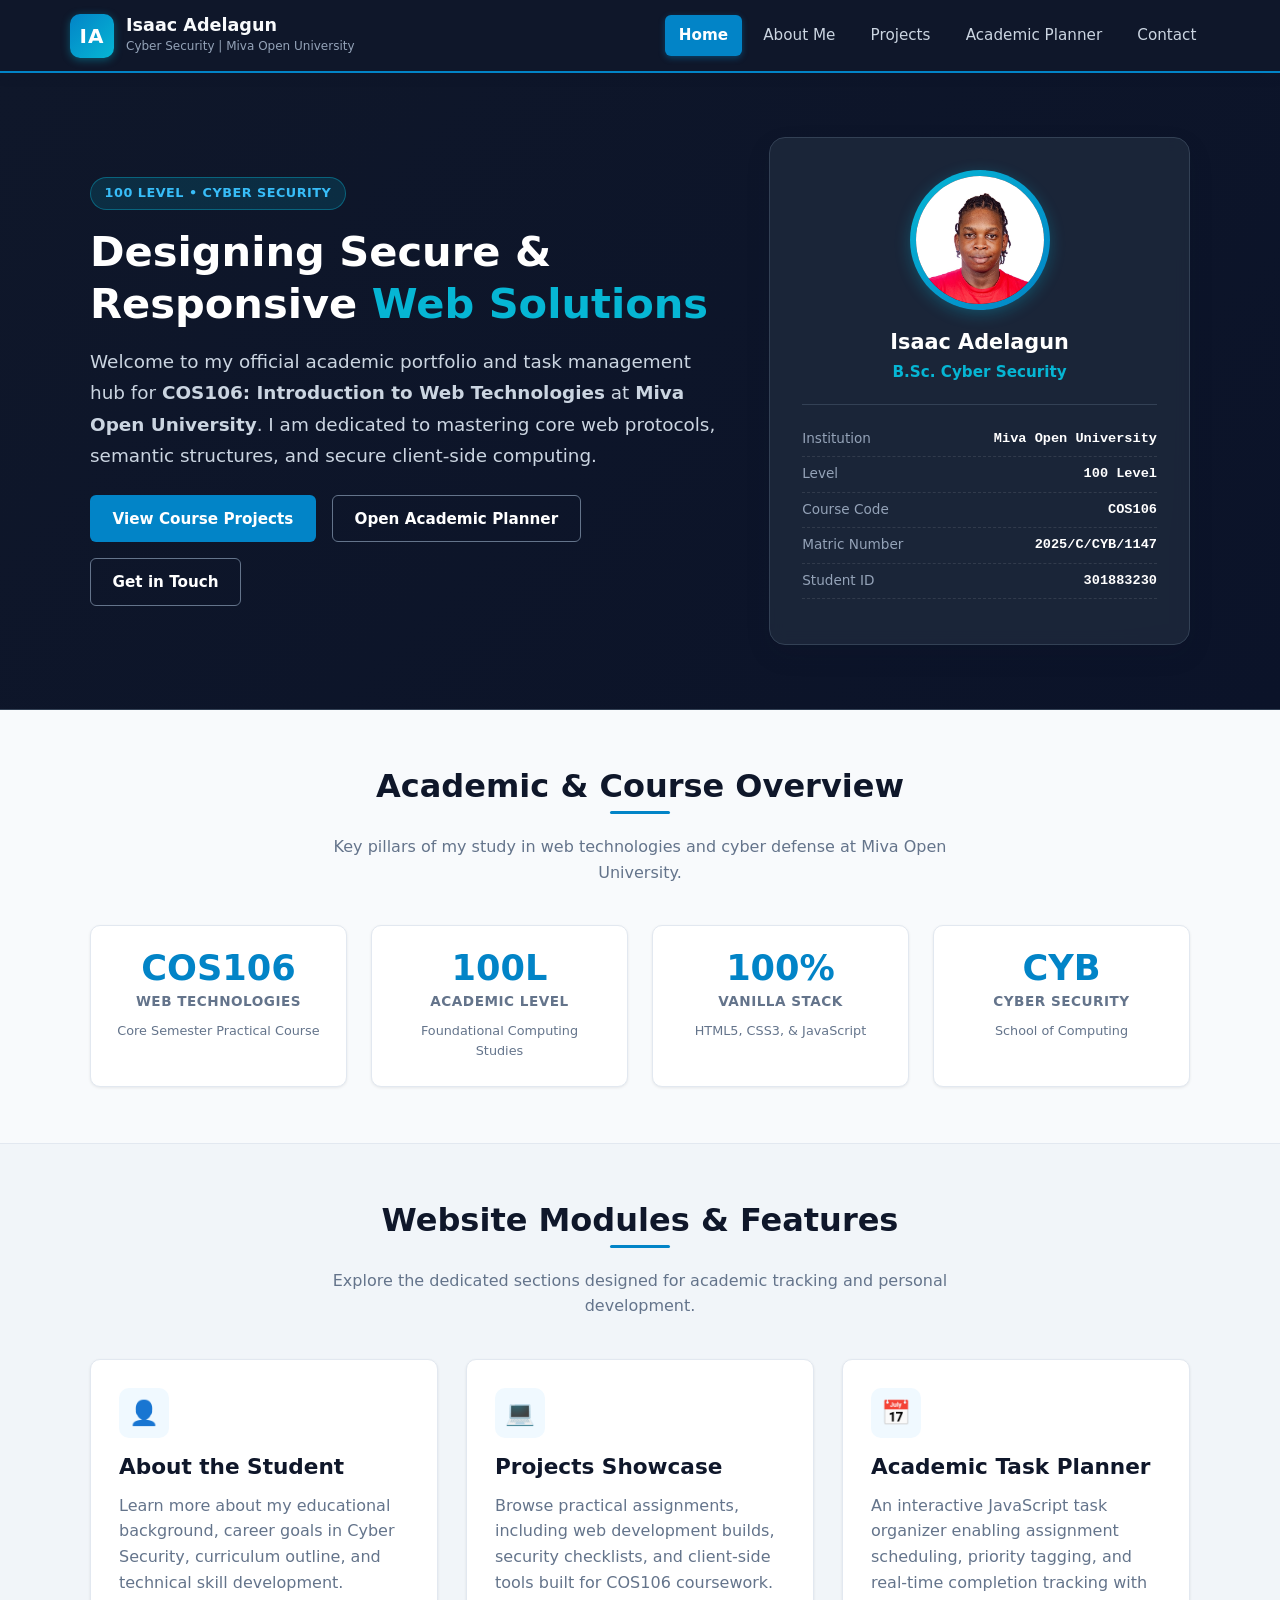
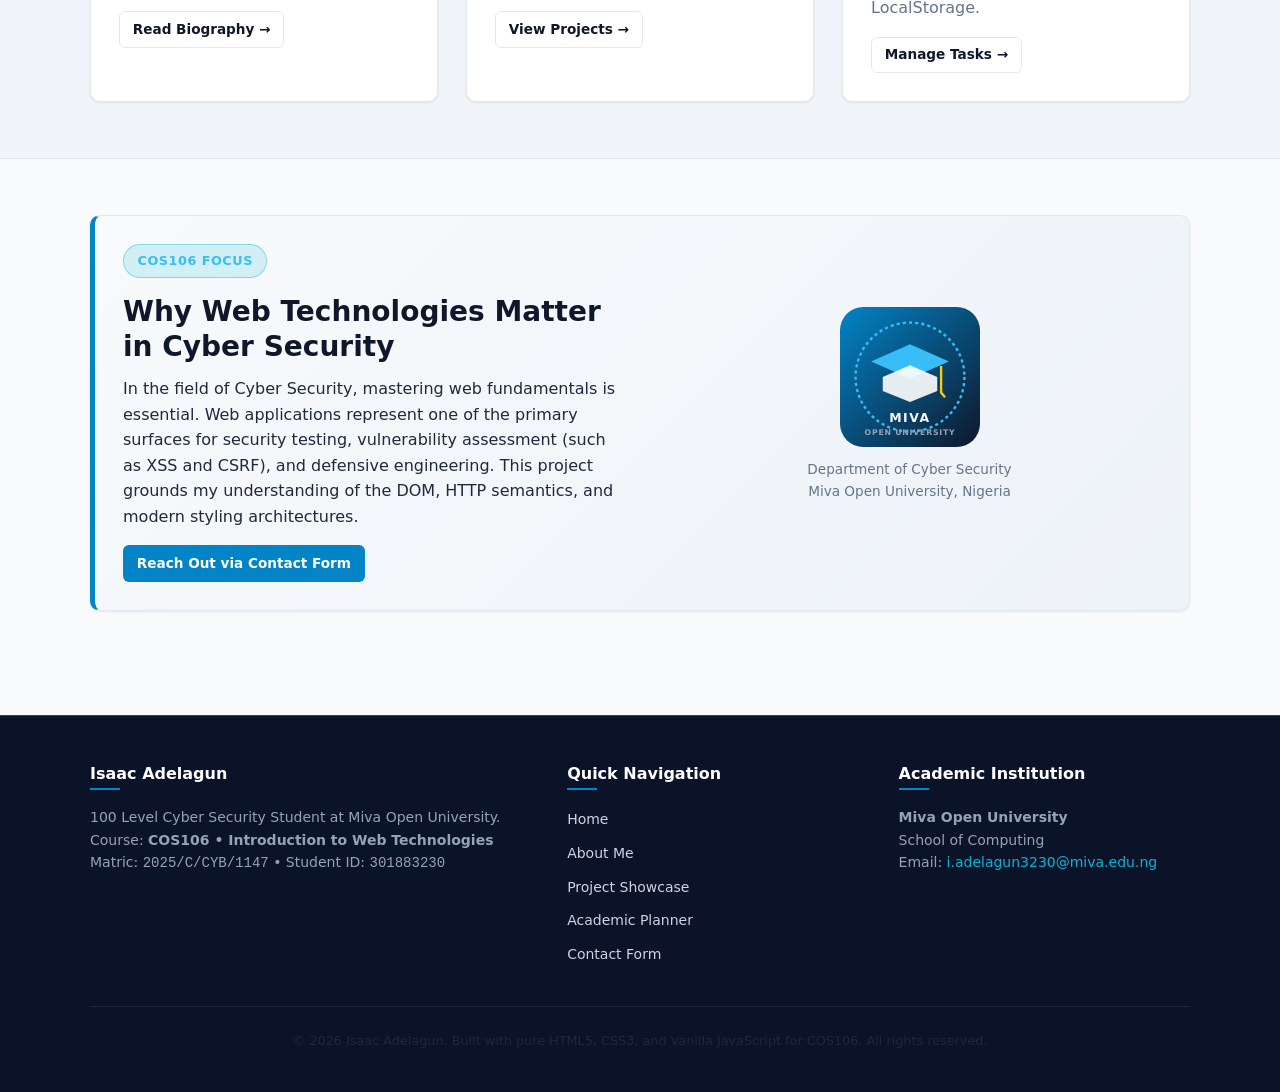
<file: index.html>
<!DOCTYPE html>
<html lang="en">
<head>
  <!-- Metadata & Character Encoding -->
  <meta charset="UTF-8">
  <meta name="viewport" content="width=device-width, initial-scale=1.0">
  <meta name="description" content="Student Portfolio and Academic Management Website for Isaac Adelagun - COS106 Introduction to Web Technologies at Miva Open University">
  <meta name="author" content="Isaac Adelagun">
  <title>Home | Isaac Adelagun - COS106 Student Portfolio</title>
  
  <!-- External Centralized CSS -->
  <link rel="stylesheet" href="style.css">
  
  <!-- External Centralized JavaScript (Deferred) -->
  <script src="script.js" defer></script>
</head>
<body>

  <!-- SITE HEADER & NAVIGATION -->
  <header class="site-header">
    <div class="container navbar">
      <a href="index.html" class="brand" aria-label="Home page">
        <div class="brand-logo">IA</div>
        <div class="brand-text">
          <h1>Isaac Adelagun</h1>
          <p>Cyber Security | Miva Open University</p>
        </div>
      </a>

      <!-- Mobile Navigation Hamburger Toggle Button -->
      <button class="mobile-toggle" aria-label="Toggle navigation menu" aria-expanded="false">
        &#9776;
      </button>

      <!-- Main Navigation Menu -->
      <nav aria-label="Primary Navigation">
        <ul class="nav-menu">
          <li><a href="index.html" class="nav-link active">Home</a></li>
          <li><a href="about.html" class="nav-link">About Me</a></li>
          <li><a href="projects.html" class="nav-link">Projects</a></li>
          <li><a href="planner.html" class="nav-link">Academic Planner</a></li>
          <li><a href="contact.html" class="nav-link">Contact</a></li>
        </ul>
      </nav>
    </div>
  </header>

  <!-- MAIN CONTENT AREA -->
  <main>
    <!-- HERO SECTION -->
    <section class="hero">
      <div class="container hero-grid">
        <!-- Hero Introduction Text -->
        <div class="hero-content">
          <span class="badge badge-cyber">100 Level &bull; Cyber Security</span>
          <h1>Designing Secure &amp; Responsive <span>Web Solutions</span></h1>
          <p class="hero-subtitle">
            Welcome to my official academic portfolio and task management hub for 
            <strong>COS106: Introduction to Web Technologies</strong> at 
            <strong>Miva Open University</strong>. I am dedicated to mastering core web protocols, 
            semantic structures, and secure client-side computing.
          </p>
          <div class="hero-cta">
            <a href="projects.html" class="btn btn-primary">View Course Projects</a>
            <a href="planner.html" class="btn btn-outline">Open Academic Planner</a>
            <a href="contact.html" class="btn btn-outline">Get in Touch</a>
          </div>
        </div>

        <!-- Student Profile Card Component -->
        <aside class="student-card" aria-label="Student Information Card">
          <div class="profile-avatar-wrap">
            <img src="images/profile.jpeg" alt="Avatar portrait of student Isaac Adelagun">
          </div>
          <h3>Isaac Adelagun</h3>
          <p class="programme-tag">B.Sc. Cyber Security</p>
          
          <ul class="student-meta-list">
            <li>
              <span class="meta-label">Institution</span>
              <span class="meta-value">Miva Open University</span>
            </li>
            <li>
              <span class="meta-label">Level</span>
              <span class="meta-value">100 Level</span>
            </li>
            <li>
              <span class="meta-label">Course Code</span>
              <span class="meta-value">COS106</span>
            </li>
            <li>
              <span class="meta-label">Matric Number</span>
              <span class="meta-value">2025/C/CYB/1147</span>
            </li>
            <li>
              <span class="meta-label">Student ID</span>
              <span class="meta-value">301883230</span>
            </li>
            <li>
             
            </li>
          </ul>
        </aside>
      </div>
    </section>

    <!-- ACADEMIC METRICS & OVERVIEW -->
    <section class="section">
      <div class="container">
        <div class="section-title">
          <h2>Academic &amp; Course Overview</h2>
          <p>Key pillars of my study in web technologies and cyber defense at Miva Open University.</p>
        </div>

        <div class="grid-4">
          <div class="stat-card">
            <div class="stat-number">COS106</div>
            <div class="stat-label">Web Technologies</div>
            <p class="text-muted" style="font-size:0.8rem; margin-top:0.5rem; margin-bottom:0;">Core Semester Practical Course</p>
          </div>

          <div class="stat-card">
            <div class="stat-number">100L</div>
            <div class="stat-label">Academic Level</div>
            <p class="text-muted" style="font-size:0.8rem; margin-top:0.5rem; margin-bottom:0;">Foundational Computing Studies</p>
          </div>

          <div class="stat-card">
            <div class="stat-number">100%</div>
            <div class="stat-label">Vanilla Stack</div>
            <p class="text-muted" style="font-size:0.8rem; margin-top:0.5rem; margin-bottom:0;">HTML5, CSS3, &amp; JavaScript</p>
          </div>

          <div class="stat-card">
            <div class="stat-number">CYB</div>
            <div class="stat-label">Cyber Security</div>
            <p class="text-muted" style="font-size:0.8rem; margin-top:0.5rem; margin-bottom:0;">School of Computing</p>
          </div>
        </div>
      </div>
    </section>

    <!-- HUB MODULES / CORE FEATURES PREVIEW -->
    <section class="section section-alt">
      <div class="container">
        <div class="section-title">
          <h2>Website Modules &amp; Features</h2>
          <p>Explore the dedicated sections designed for academic tracking and personal development.</p>
        </div>

        <div class="grid-3">
          <!-- Card 1: About Me -->
          <article class="card">
            <div class="card-icon">&#128100;</div>
            <h3>About the Student</h3>
            <p class="text-muted">
              Learn more about my educational background, career goals in Cyber Security, 
              curriculum outline, and technical skill development.
            </p>
            <a href="about.html" class="btn btn-outline-dark btn-sm">Read Biography &rarr;</a>
          </article>

          <!-- Card 2: Project Showcase -->
          <article class="card">
            <div class="card-icon">&#128187;</div>
            <h3>Projects Showcase</h3>
            <p class="text-muted">
              Browse practical assignments, including web development builds, security checklists, 
              and client-side tools built for COS106 coursework.
            </p>
            <a href="projects.html" class="btn btn-outline-dark btn-sm">View Projects &rarr;</a>
          </article>

          <!-- Card 3: Academic Task Planner -->
          <article class="card">
            <div class="card-icon">&#128197;</div>
            <h3>Academic Task Planner</h3>
            <p class="text-muted">
              An interactive JavaScript task organizer enabling assignment scheduling, 
              priority tagging, and real-time completion tracking with LocalStorage.
            </p>
            <a href="planner.html" class="btn btn-outline-dark btn-sm">Manage Tasks &rarr;</a>
          </article>
        </div>
      </div>
    </section>

    <!-- COURSE RELEVANCE / CALLOUT -->
    <section class="section">
      <div class="container">
        <div class="card" style="background: linear-gradient(135deg, #f8fafc, #edf2f7); border-left: 5px solid var(--accent);">
          <div class="grid-2" style="align-items: center;">
            <div>
              <span class="badge badge-cyber">COS106 Focus</span>
              <h2>Why Web Technologies Matter in Cyber Security</h2>
              <p>
                In the field of Cyber Security, mastering web fundamentals is essential. 
                Web applications represent one of the primary surfaces for security testing, 
                vulnerability assessment (such as XSS and CSRF), and defensive engineering. 
                This project grounds my understanding of the DOM, HTTP semantics, and modern styling architectures.
              </p>
              <a href="contact.html" class="btn btn-primary btn-sm">Reach Out via Contact Form</a>
            </div>
            <div style="text-align: center;">
              <img src="images/miva-badge.svg" alt="Miva Open University Crest" style="width: 140px; margin: 0 auto;">
              <p class="text-muted" style="font-size: 0.85rem; margin-top: 0.75rem;">
                Department of Cyber Security<br>
                Miva Open University, Nigeria
              </p>
            </div>
          </div>
        </div>
      </div>
    </section>
  </main>

  <!-- SITE FOOTER -->
  <footer class="site-footer">
    <div class="container">
      <div class="footer-grid">
        <!-- Col 1: Student & Course Bio -->
        <div class="footer-col">
          <h4>Isaac Adelagun</h4>
          <p>
            100 Level Cyber Security Student at Miva Open University.<br>
            Course: <strong>COS106 &bull; Introduction to Web Technologies</strong><br>
            Matric: <code>2025/C/CYB/1147</code> &bull; Student ID: <code>301883230</code>
          </p>
        </div>

        <!-- Col 2: Navigation Links -->
        <div class="footer-col">
          <h4>Quick Navigation</h4>
          <ul class="footer-links">
            <li><a href="index.html">Home</a></li>
            <li><a href="about.html">About Me</a></li>
            <li><a href="projects.html">Project Showcase</a></li>
            <li><a href="planner.html">Academic Planner</a></li>
            <li><a href="contact.html">Contact Form</a></li>
          </ul>
        </div>

        <!-- Col 3: Academic Institutional Notice -->
        <div class="footer-col">
          <h4>Academic Institution</h4>
          <p>
            <strong>Miva Open University</strong><br>
            School of Computing<br>
            Email: <a href="mailto:i.adelagun3230@miva.edu.ng" style="color:var(--accent-cyan);">i.adelagun3230@miva.edu.ng</a>
          </p>
        </div>
      </div>

      <div class="footer-bottom">
        <p>
          &copy; <span id="current-year">2026</span> Isaac Adelagun. Built with pure HTML5, CSS3, and Vanilla JavaScript for COS106. All rights reserved.
        </p>
      </div>
    </div>
  </footer>

</body>
</html>
</file>
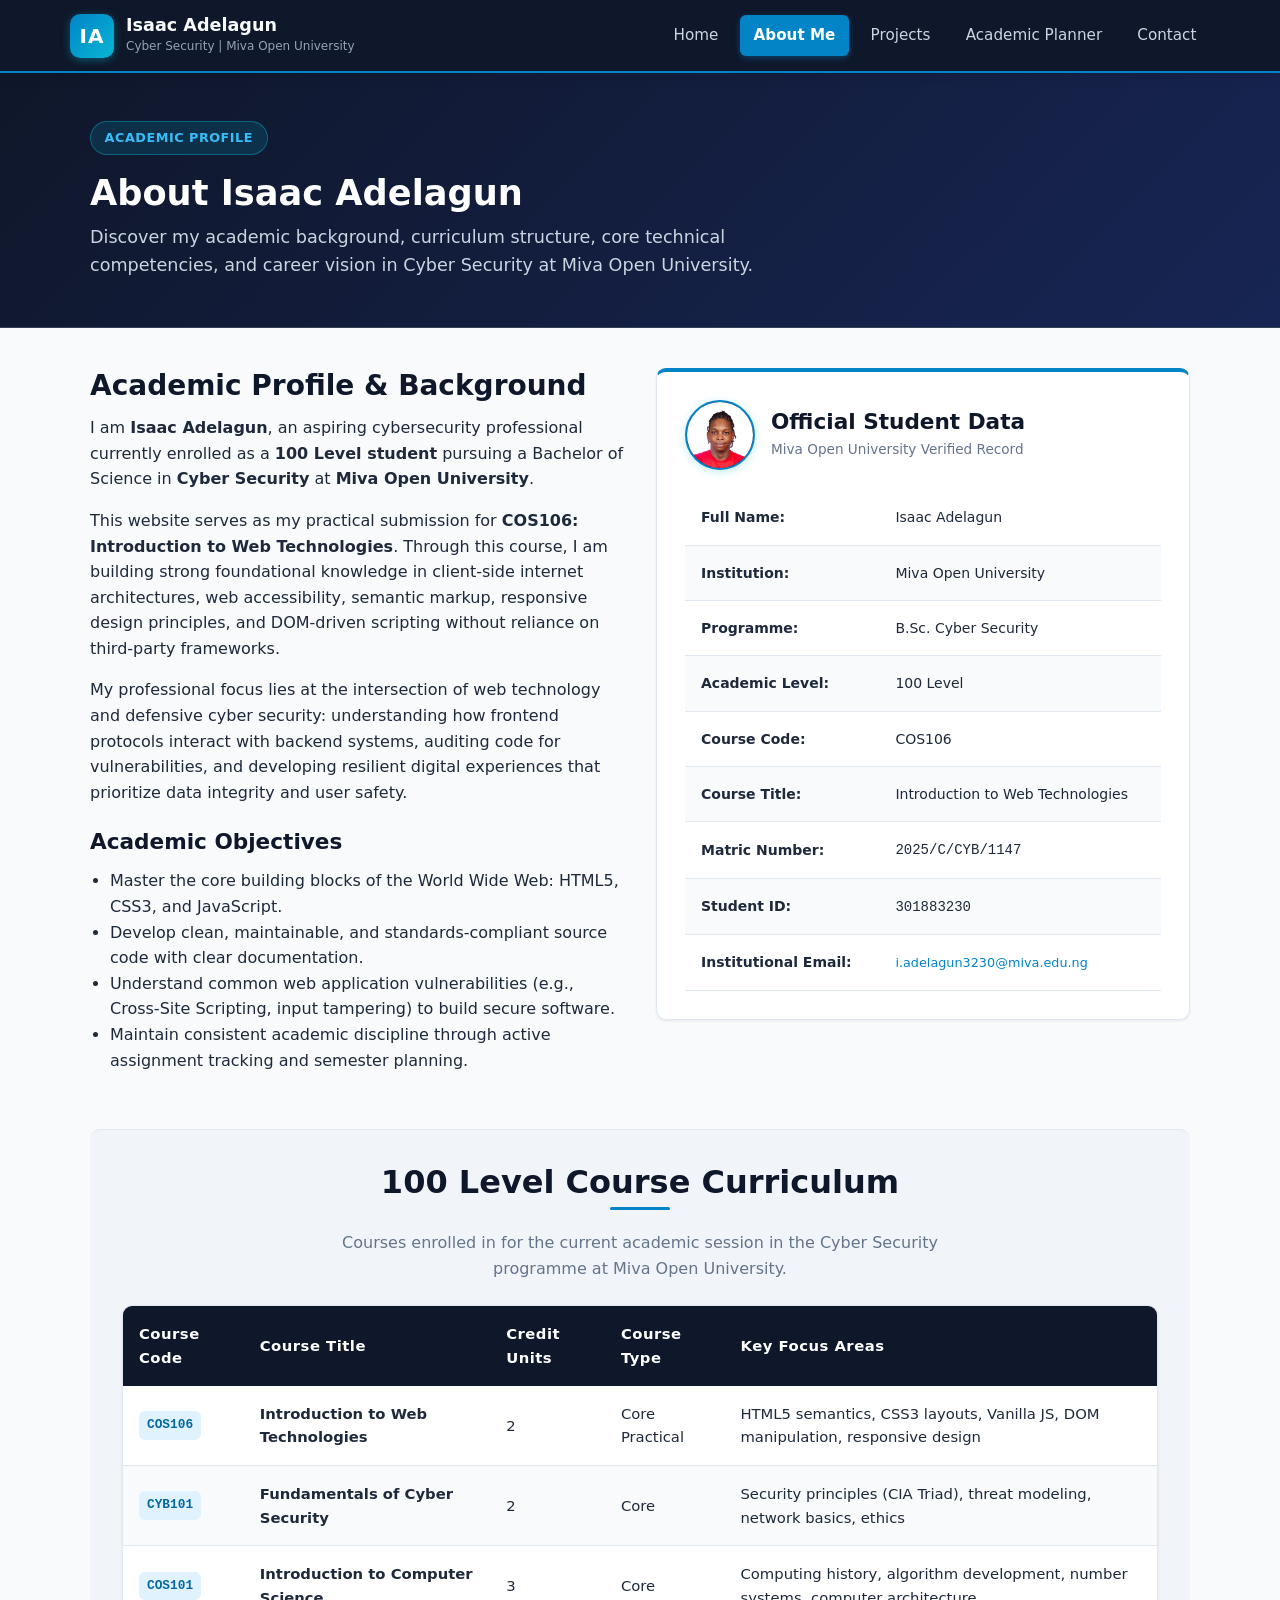
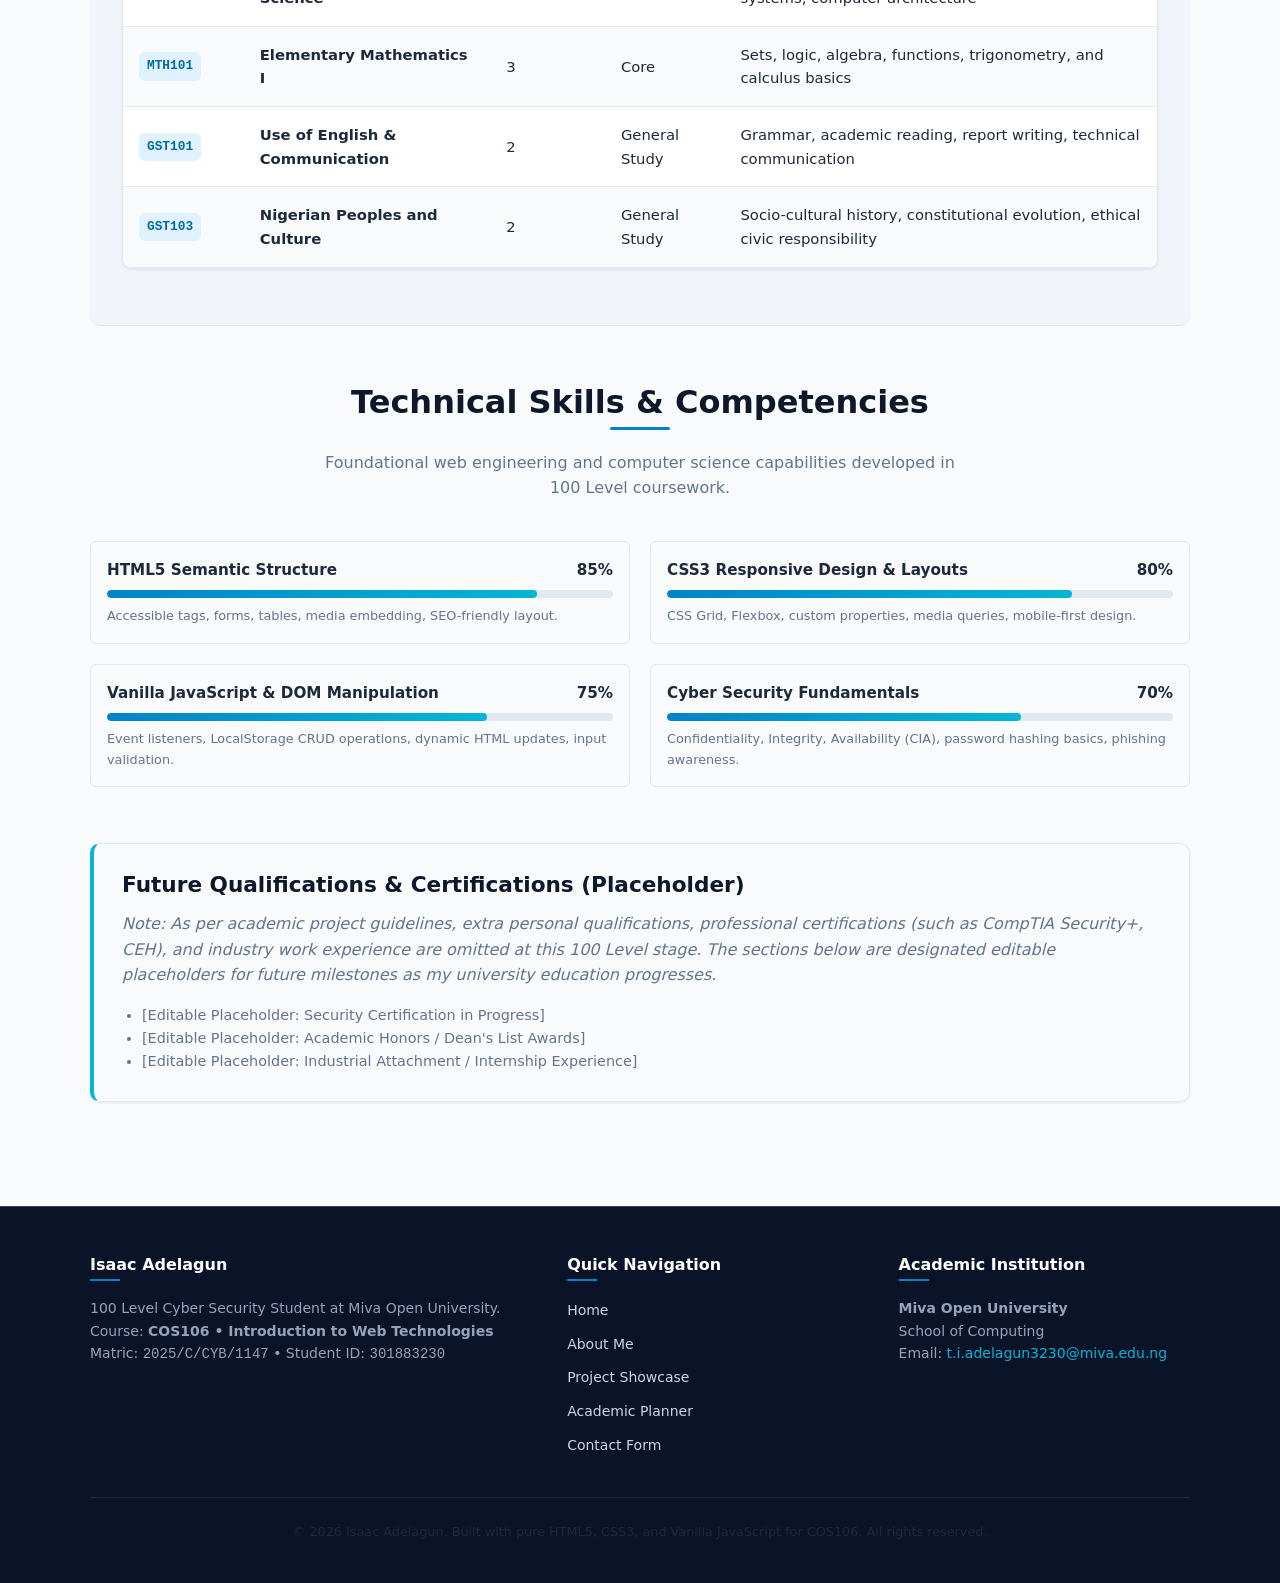
<file: about.html>
<!DOCTYPE html>
<html lang="en">
<head>
  <!-- Metadata & Character Encoding -->
  <meta charset="UTF-8">
  <meta name="viewport" content="width=device-width, initial-scale=1.0">
  <meta name="description" content="About Isaac Adelagun - Cyber Security Undergraduate at Miva Open University. Academic background, course curriculum, and technical skills.">
  <meta name="author" content="Isaac Adelagun">
  <title>About Me | Isaac Adelagun - COS106 Student Portfolio</title>
  
  <!-- External Centralized CSS -->
  <link rel="stylesheet" href="style.css">
  
  <!-- External Centralized JavaScript (Deferred) -->
  <script src="script.js" defer></script>
</head>
<body>

  <!-- SITE HEADER & NAVIGATION -->
  <header class="site-header">
    <div class="container navbar">
      <a href="index.html" class="brand" aria-label="Home page">
        <div class="brand-logo">IA</div>
        <div class="brand-text">
          <h1>Isaac Adelagun</h1>
          <p>Cyber Security | Miva Open University</p>
        </div>
      </a>

      <!-- Mobile Navigation Hamburger Toggle Button -->
      <button class="mobile-toggle" aria-label="Toggle navigation menu" aria-expanded="false">
        &#9776;
      </button>

      <!-- Main Navigation Menu -->
      <nav aria-label="Primary Navigation">
        <ul class="nav-menu">
          <li><a href="index.html" class="nav-link">Home</a></li>
          <li><a href="about.html" class="nav-link active">About Me</a></li>
          <li><a href="projects.html" class="nav-link">Projects</a></li>
          <li><a href="planner.html" class="nav-link">Academic Planner</a></li>
          <li><a href="contact.html" class="nav-link">Contact</a></li>
        </ul>
      </nav>
    </div>
  </header>

  <!-- PAGE HEADER BANNER -->
  <section class="page-banner">
    <div class="container">
      <span class="badge badge-cyber">Academic Profile</span>
      <h1>About Isaac Adelagun</h1>
      <p>
        Discover my academic background, curriculum structure, core technical competencies, 
        and career vision in Cyber Security at Miva Open University.
      </p>
    </div>
  </section>

  <!-- MAIN CONTENT AREA -->
  <main>
    <div class="container">
      <!-- BIOGRAPHY & STUDENT IDENTITY -->
      <section class="section" style="padding-top: 0;">
        <div class="grid-2" style="align-items: start;">
          <!-- Left: Biography Narrative -->
          <div>
            <h2>Academic Profile &amp; Background</h2>
            <p>
              I am <strong>Isaac Adelagun</strong>, an aspiring cybersecurity professional currently enrolled as a 
              <strong>100 Level student</strong> pursuing a Bachelor of Science in <strong>Cyber Security</strong> 
              at <strong>Miva Open University</strong>.
            </p>
            <p>
              This website serves as my practical submission for 
              <strong>COS106: Introduction to Web Technologies</strong>. Through this course, I am building strong foundational 
              knowledge in client-side internet architectures, web accessibility, semantic markup, responsive design 
              principles, and DOM-driven scripting without reliance on third-party frameworks.
            </p>
            <p>
              My professional focus lies at the intersection of web technology and defensive cyber security: understanding 
              how frontend protocols interact with backend systems, auditing code for vulnerabilities, and developing 
              resilient digital experiences that prioritize data integrity and user safety.
            </p>

            <h3 style="margin-top: 1.5rem;">Academic Objectives</h3>
            <ul>
              <li>Master the core building blocks of the World Wide Web: HTML5, CSS3, and JavaScript.</li>
              <li>Develop clean, maintainable, and standards-compliant source code with clear documentation.</li>
              <li>Understand common web application vulnerabilities (e.g., Cross-Site Scripting, input tampering) to build secure software.</li>
              <li>Maintain consistent academic discipline through active assignment tracking and semester planning.</li>
            </ul>
          </div>

          <!-- Right: Official Student Verification Card -->
          <div class="card" style="border-top: 4px solid var(--accent);">
            <div style="display: flex; align-items: center; gap: 1rem; margin-bottom: 1.25rem;">
              <img src="images/profile.jpeg" alt="Isaac Adelagun - Student avatar" class="student-avatar-inline" style="width: 70px; height: 70px;">
              <div>
                <h3 style="margin-bottom: 0.2rem;">Official Student Data</h3>
                <p class="text-muted" style="margin-bottom: 0; font-size: 0.85rem;">Miva Open University Verified Record</p>
              </div>
            </div>

            <table style="font-size: 0.875rem;">
              <tbody>
                <tr>
                  <td><strong>Full Name:</strong></td>
                  <td>Isaac Adelagun</td>
                </tr>
                <tr>
                  <td><strong>Institution:</strong></td>
                  <td>Miva Open University</td>
                </tr>
                <tr>
                  <td><strong>Programme:</strong></td>
                  <td>B.Sc. Cyber Security</td>
                </tr>
                <tr>
                  <td><strong>Academic Level:</strong></td>
                  <td>100 Level</td>
                </tr>
                <tr>
                  <td><strong>Course Code:</strong></td>
                  <td>COS106</td>
                </tr>
                <tr>
                  <td><strong>Course Title:</strong></td>
                  <td>Introduction to Web Technologies</td>
                </tr>
                <tr>
                  <td><strong>Matric Number:</strong></td>
                  <td><code>2025/C/CYB/1147</code></td>
                </tr>
                <tr>
                  <td><strong>Student ID:</strong></td>
                  <td><code>301883230</code></td>
                </tr>
                <tr>
                  <td><strong>Institutional Email:</strong></td>
                  <td><a href="mailto:i.adelagun3230@miva.edu.ng" style="font-size: 0.8rem;">i.adelagun3230@miva.edu.ng</a></td>
                </tr>
              </tbody>
            </table>
          </div>
        </div>
      </section>

      <!-- 100 LEVEL COURSE ENROLLMENT TABLE -->
      <section class="section section-alt" style="border-radius: var(--radius-md); padding: 2rem;">
        <div class="section-title" style="margin-bottom: 1.5rem;">
          <h2>100 Level Course Curriculum</h2>
          <p>Courses enrolled in for the current academic session in the Cyber Security programme at Miva Open University.</p>
        </div>

        <div class="table-responsive">
          <table>
            <thead>
              <tr>
                <th>Course Code</th>
                <th>Course Title</th>
                <th>Credit Units</th>
                <th>Course Type</th>
                <th>Key Focus Areas</th>
              </tr>
            </thead>
            <tbody>
              <tr>
                <td><span class="tag-highlight">COS106</span></td>
                <td><strong>Introduction to Web Technologies</strong></td>
                <td>2</td>
                <td>Core Practical</td>
                <td>HTML5 semantics, CSS3 layouts, Vanilla JS, DOM manipulation, responsive design</td>
              </tr>
              <tr>
                <td><span class="tag-highlight">CYB101</span></td>
                <td><strong>Fundamentals of Cyber Security</strong></td>
                <td>2</td>
                <td>Core</td>
                <td>Security principles (CIA Triad), threat modeling, network basics, ethics</td>
              </tr>
              <tr>
                <td><span class="tag-highlight">COS101</span></td>
                <td><strong>Introduction to Computer Science</strong></td>
                <td>3</td>
                <td>Core</td>
                <td>Computing history, algorithm development, number systems, computer architecture</td>
              </tr>
              <tr>
                <td><span class="tag-highlight">MTH101</span></td>
                <td><strong>Elementary Mathematics I</strong></td>
                <td>3</td>
                <td>Core</td>
                <td>Sets, logic, algebra, functions, trigonometry, and calculus basics</td>
              </tr>
              <tr>
                <td><span class="tag-highlight">GST101</span></td>
                <td><strong>Use of English &amp; Communication</strong></td>
                <td>2</td>
                <td>General Study</td>
                <td>Grammar, academic reading, report writing, technical communication</td>
              </tr>
              <tr>
                <td><span class="tag-highlight">GST103</span></td>
                <td><strong>Nigerian Peoples and Culture</strong></td>
                <td>2</td>
                <td>General Study</td>
                <td>Socio-cultural history, constitutional evolution, ethical civic responsibility</td>
              </tr>
            </tbody>
          </table>
        </div>
      </section>

      <!-- TECHNICAL SKILLS MATRIX -->
      <section class="section">
        <div class="section-title">
          <h2>Technical Skills &amp; Competencies</h2>
          <p>Foundational web engineering and computer science capabilities developed in 100 Level coursework.</p>
        </div>

        <div class="skills-list">
          <div class="skill-item">
            <div class="skill-header">
              <span>HTML5 Semantic Structure</span>
              <span>85%</span>
            </div>
            <div class="progress-bar-bg">
              <div class="progress-bar-fill" style="width: 85%;"></div>
            </div>
            <p class="text-muted" style="font-size: 0.8rem; margin-top: 0.5rem; margin-bottom: 0;">
              Accessible tags, forms, tables, media embedding, SEO-friendly layout.
            </p>
          </div>

          <div class="skill-item">
            <div class="skill-header">
              <span>CSS3 Responsive Design &amp; Layouts</span>
              <span>80%</span>
            </div>
            <div class="progress-bar-bg">
              <div class="progress-bar-fill" style="width: 80%;"></div>
            </div>
            <p class="text-muted" style="font-size: 0.8rem; margin-top: 0.5rem; margin-bottom: 0;">
              CSS Grid, Flexbox, custom properties, media queries, mobile-first design.
            </p>
          </div>

          <div class="skill-item">
            <div class="skill-header">
              <span>Vanilla JavaScript &amp; DOM Manipulation</span>
              <span>75%</span>
            </div>
            <div class="progress-bar-bg">
              <div class="progress-bar-fill" style="width: 75%;"></div>
            </div>
            <p class="text-muted" style="font-size: 0.8rem; margin-top: 0.5rem; margin-bottom: 0;">
              Event listeners, LocalStorage CRUD operations, dynamic HTML updates, input validation.
            </p>
          </div>

          <div class="skill-item">
            <div class="skill-header">
              <span>Cyber Security Fundamentals</span>
              <span>70%</span>
            </div>
            <div class="progress-bar-bg">
              <div class="progress-bar-fill" style="width: 70%;"></div>
            </div>
            <p class="text-muted" style="font-size: 0.8rem; margin-top: 0.5rem; margin-bottom: 0;">
              Confidentiality, Integrity, Availability (CIA), password hashing basics, phishing awareness.
            </p>
          </div>
        </div>
      </section>

      <!-- EDITABLE PLACEHOLDER SECTION FOR FUTURE QUALIFICATIONS -->
      <section class="section" style="padding-top: 0;">
        <div class="card" style="border-left: 4px solid var(--accent-cyan); background-color: #f8fafc;">
          <h3>Future Qualifications &amp; Certifications (Placeholder)</h3>
          <p class="text-muted">
            <em>
              Note: As per academic project guidelines, extra personal qualifications, professional certifications 
              (such as CompTIA Security+, CEH), and industry work experience are omitted at this 100 Level stage. 
              The sections below are designated editable placeholders for future milestones as my university education progresses.
            </em>
          </p>
          <ul style="color: var(--text-muted); font-size: 0.9rem;">
            <li>[Editable Placeholder: Security Certification in Progress]</li>
            <li>[Editable Placeholder: Academic Honors / Dean's List Awards]</li>
            <li>[Editable Placeholder: Industrial Attachment / Internship Experience]</li>
          </ul>
        </div>
      </section>
    </div>
  </main>

  <!-- SITE FOOTER -->
  <footer class="site-footer">
    <div class="container">
      <div class="footer-grid">
        <div class="footer-col">
          <h4>Isaac Adelagun</h4>
          <p>
            100 Level Cyber Security Student at Miva Open University.<br>
            Course: <strong>COS106 &bull; Introduction to Web Technologies</strong><br>
            Matric: <code>2025/C/CYB/1147</code> &bull; Student ID: <code>301883230</code>
          </p>
        </div>

        <div class="footer-col">
          <h4>Quick Navigation</h4>
          <ul class="footer-links">
            <li><a href="index.html">Home</a></li>
            <li><a href="about.html">About Me</a></li>
            <li><a href="projects.html">Project Showcase</a></li>
            <li><a href="planner.html">Academic Planner</a></li>
            <li><a href="contact.html">Contact Form</a></li>
          </ul>
        </div>

        <div class="footer-col">
          <h4>Academic Institution</h4>
          <p>
            <strong>Miva Open University</strong><br>
            School of Computing<br>
            Email: <a href="mailto:t.i.adelagun3230@miva.edu.ng" style="color:var(--accent-cyan);">t.i.adelagun3230@miva.edu.ng</a>
          </p>
        </div>
      </div>

      <div class="footer-bottom">
        <p>
          &copy; <span id="current-year">2026</span> Isaac Adelagun. Built with pure HTML5, CSS3, and Vanilla JavaScript for COS106. All rights reserved.
        </p>
      </div>
    </div>
  </footer>

</body>
</html>
</file>
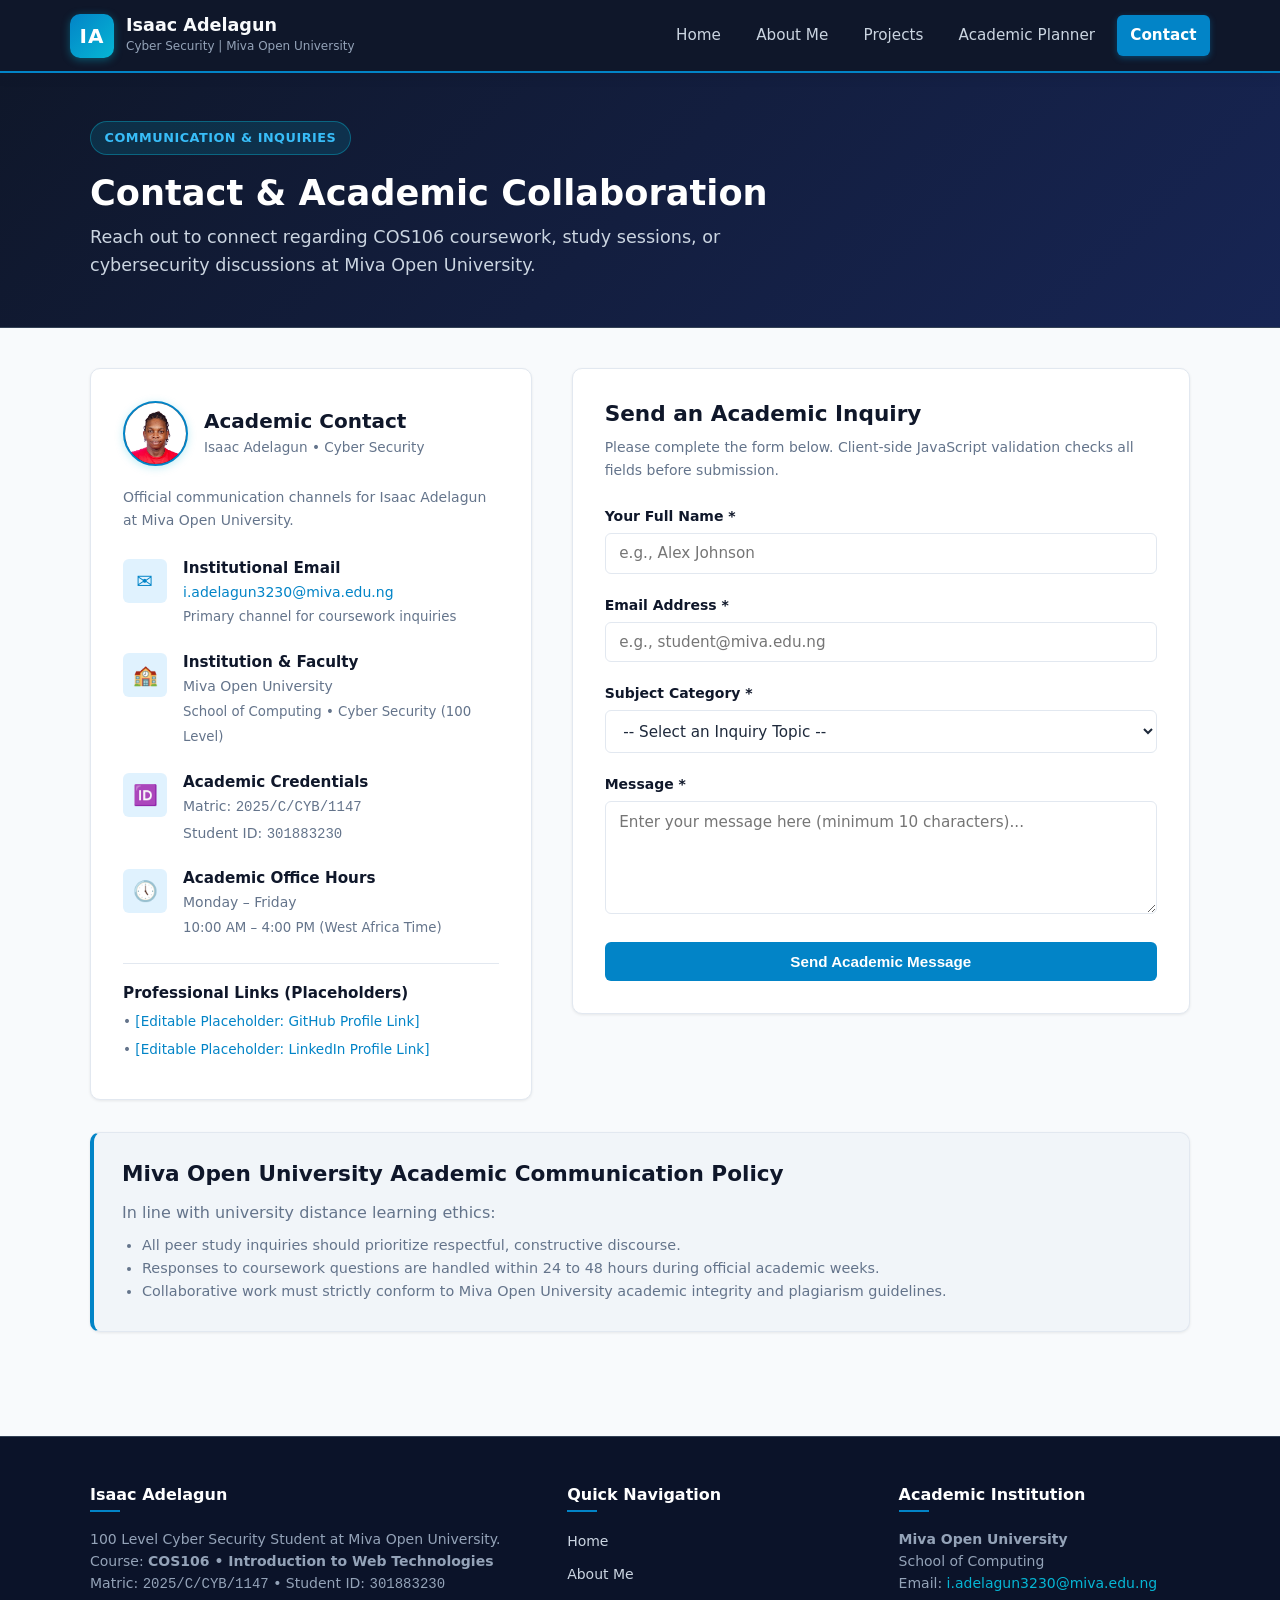
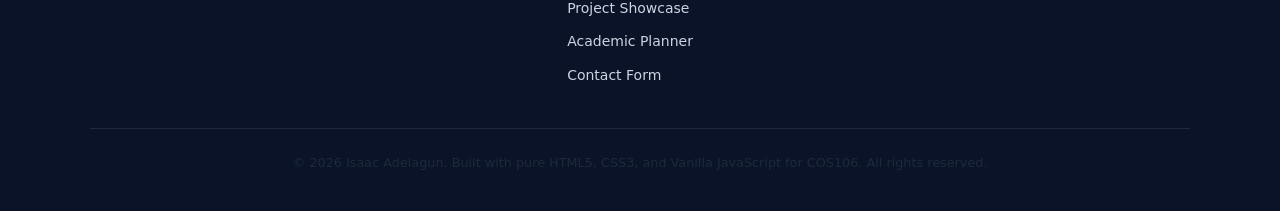
<file: contact.html>
<!DOCTYPE html>
<html lang="en">
<head>
  <!-- Metadata & Character Encoding -->
  <meta charset="UTF-8">
  <meta name="viewport" content="width=device-width, initial-scale=1.0">
  <meta name="description" content="Contact Isaac Adelagun - Cyber Security Undergraduate at Miva Open University for COS106 Web Technologies">
  <meta name="author" content="Isaac Adelagun">
  <title>Contact | Isaac Adelagun - COS106</title>
  
  <!-- External Centralized CSS -->
  <link rel="stylesheet" href="style.css">
  
  <!-- External Centralized JavaScript (Deferred) -->
  <script src="script.js" defer></script>
</head>
<body>

  <!-- SITE HEADER & NAVIGATION -->
  <header class="site-header">
    <div class="container navbar">
      <a href="index.html" class="brand" aria-label="Home page">
        <div class="brand-logo">IA</div>
        <div class="brand-text">
          <h1>Isaac Adelagun</h1>
          <p>Cyber Security | Miva Open University</p>
        </div>
      </a>

      <!-- Mobile Navigation Hamburger Toggle Button -->
      <button class="mobile-toggle" aria-label="Toggle navigation menu" aria-expanded="false">
        &#9776;
      </button>

      <!-- Main Navigation Menu -->
      <nav aria-label="Primary Navigation">
        <ul class="nav-menu">
          <li><a href="index.html" class="nav-link">Home</a></li>
          <li><a href="about.html" class="nav-link">About Me</a></li>
          <li><a href="projects.html" class="nav-link">Projects</a></li>
          <li><a href="planner.html" class="nav-link">Academic Planner</a></li>
          <li><a href="contact.html" class="nav-link active">Contact</a></li>
        </ul>
      </nav>
    </div>
  </header>

  <!-- PAGE HEADER BANNER -->
  <section class="page-banner">
    <div class="container">
      <span class="badge badge-cyber">Communication &amp; Inquiries</span>
      <h1>Contact &amp; Academic Collaboration</h1>
      <p>
        Reach out to connect regarding COS106 coursework, study sessions, or cybersecurity discussions 
        at Miva Open University.
      </p>
    </div>
  </section>

  <!-- MAIN CONTENT AREA -->
  <main>
    <div class="container">
      <div class="contact-layout">

        <!-- COLUMN 1: STUDENT DIRECT CONTACT INFORMATION -->
        <aside class="contact-info-card" aria-label="Contact Information">
          <div style="display: flex; align-items: center; gap: 1rem; margin-bottom: 1.25rem;">
            <img src="images/profile.jpeg" alt="Isaac Adelagun" class="student-avatar-inline" style="width: 65px; height: 65px;">
            <div>
              <h2 style="font-size: 1.25rem; margin-bottom: 0.2rem;">Academic Contact</h2>
              <p class="text-muted" style="margin-bottom: 0; font-size: 0.85rem;">Isaac Adelagun &bull; Cyber Security</p>
            </div>
          </div>
          <p class="text-muted" style="font-size: 0.875rem; margin-bottom: 1.75rem;">
            Official communication channels for Isaac Adelagun at Miva Open University.
          </p>

          <!-- Contact Method 1: Email -->
          <div class="contact-method">
            <div class="contact-icon">&#9993;</div>
            <div class="contact-method-text">
              <h4>Institutional Email</h4>
              <p>
                <a href="mailto:i.adelagun3230@miva.edu.ng">i.adelagun3230@miva.edu.ng</a>
              </p>
              <small class="text-muted">Primary channel for coursework inquiries</small>
            </div>
          </div>

          <!-- Contact Method 2: Institution & Campus -->
          <div class="contact-method">
            <div class="contact-icon">&#127979;</div>
            <div class="contact-method-text">
              <h4>Institution &amp; Faculty</h4>
              <p>Miva Open University</p>
              <small class="text-muted">School of Computing &bull; Cyber Security (100 Level)</small>
            </div>
          </div>

          <!-- Contact Method 3: Student Identifiers -->
          <div class="contact-method">
            <div class="contact-icon">&#127380;</div>
            <div class="contact-method-text">
              <h4>Academic Credentials</h4>
              <p style="margin-bottom: 0.2rem;">Matric: <code>2025/C/CYB/1147</code></p>
              <p style="margin-bottom: 0;">Student ID: <code>301883230</code></p>
            </div>
          </div>

          <!-- Contact Method 4: Study Hours -->
          <div class="contact-method">
            <div class="contact-icon">&#128340;</div>
            <div class="contact-method-text">
              <h4>Academic Office Hours</h4>
              <p>Monday &ndash; Friday</p>
              <small class="text-muted">10:00 AM &ndash; 4:00 PM (West Africa Time)</small>
            </div>
          </div>

          <!-- Professional Links (Placeholders) -->
          <div style="border-top: 1px solid var(--border-color); padding-top: 1.25rem; margin-top: 1.5rem;">
            <h4 style="font-size: 0.95rem; margin-bottom: 0.5rem;">Professional Links (Placeholders)</h4>
            <ul style="list-style: none; padding: 0; font-size: 0.85rem; color: var(--text-muted);">
              <li style="margin-bottom: 0.4rem;">&bull; <a href="#github-placeholder" onclick="alert('GitHub link placeholder for student coursework repository.'); return false;">[Editable Placeholder: GitHub Profile Link]</a></li>
              <li style="margin-bottom: 0.4rem;">&bull; <a href="#linkedin-placeholder" onclick="alert('LinkedIn profile placeholder for student professional networking.'); return false;">[Editable Placeholder: LinkedIn Profile Link]</a></li>
            </ul>
          </div>
        </aside>

        <!-- COLUMN 2: INTERACTIVE CONTACT FORM -->
        <section class="contact-form-card" aria-label="Send a Message Form">
          <h2 style="font-size: 1.35rem; margin-bottom: 0.5rem;">Send an Academic Inquiry</h2>
          <p class="text-muted" style="font-size: 0.875rem; margin-bottom: 1.5rem;">
            Please complete the form below. Client-side JavaScript validation checks all fields before submission.
          </p>

          <!-- Feedback Banners -->
          <div id="contact-success" class="alert alert-success" role="alert">
            <strong>&#10004; Message Received!</strong> Thank you for reaching out. Your message has been validated and simulated successfully. Isaac Adelagun will respond via institutional email.
          </div>

          <div id="contact-error" class="alert alert-error" role="alert">
            <strong>&#9888; Form Incomplete:</strong> Please correct the highlighted fields before submitting.
          </div>

          <form id="contact-form" novalidate>
            <!-- Sender Full Name -->
            <div class="form-group">
              <label for="sender-name">Your Full Name *</label>
              <input 
                type="text" 
                id="sender-name" 
                class="form-control" 
                placeholder="e.g., Alex Johnson" 
                required
              >
              <span class="error-message"></span>
            </div>

            <!-- Sender Email Address -->
            <div class="form-group">
              <label for="sender-email">Email Address *</label>
              <input 
                type="email" 
                id="sender-email" 
                class="form-control" 
                placeholder="e.g., student@miva.edu.ng" 
                required
              >
              <span class="error-message"></span>
            </div>

            <!-- Subject Selection -->
            <div class="form-group">
              <label for="sender-subject">Subject Category *</label>
              <select id="sender-subject" class="form-control" required>
                <option value="" disabled selected>-- Select an Inquiry Topic --</option>
                <option value="COS106 Inquiry">COS106 Web Technologies Collaboration</option>
                <option value="Cyber Security Discussion">Cyber Security (CYB101) Study Group</option>
                <option value="Coursework Feedback">Portfolio &amp; Project Feedback</option>
                <option value="General Question">General Academic Question</option>
              </select>
              <span class="error-message"></span>
            </div>

            <!-- Message Textarea -->
            <div class="form-group">
              <label for="sender-message">Message *</label>
              <textarea 
                id="sender-message" 
                class="form-control" 
                rows="5" 
                placeholder="Enter your message here (minimum 10 characters)..." 
                required
              ></textarea>
              <span class="error-message"></span>
            </div>

            <!-- Submit Button -->
            <button type="submit" class="btn btn-primary" style="width: 100%;">
              Send Academic Message
            </button>
          </form>
        </section>

      </div>

      <!-- ACADEMIC COLLABORATION POLICY -->
      <section class="section" style="padding-top: 2rem;">
        <div class="card" style="background-color: var(--bg-alt); border-left: 4px solid var(--accent);">
          <h3>Miva Open University Academic Communication Policy</h3>
          <p class="text-muted" style="margin-bottom: 0.5rem;">
            In line with university distance learning ethics:
          </p>
          <ul style="color: var(--text-muted); font-size: 0.9rem;">
            <li>All peer study inquiries should prioritize respectful, constructive discourse.</li>
            <li>Responses to coursework questions are handled within 24 to 48 hours during official academic weeks.</li>
            <li>Collaborative work must strictly conform to Miva Open University academic integrity and plagiarism guidelines.</li>
          </ul>
        </div>
      </section>

    </div>
  </main>

  <!-- SITE FOOTER -->
  <footer class="site-footer">
    <div class="container">
      <div class="footer-grid">
        <div class="footer-col">
          <h4>Isaac Adelagun</h4>
          <p>
            100 Level Cyber Security Student at Miva Open University.<br>
            Course: <strong>COS106 &bull; Introduction to Web Technologies</strong><br>
            Matric: <code>2025/C/CYB/1147</code> &bull; Student ID: <code>301883230</code>
          </p>
        </div>

        <div class="footer-col">
          <h4>Quick Navigation</h4>
          <ul class="footer-links">
            <li><a href="index.html">Home</a></li>
            <li><a href="about.html">About Me</a></li>
            <li><a href="projects.html">Project Showcase</a></li>
            <li><a href="planner.html">Academic Planner</a></li>
            <li><a href="contact.html">Contact Form</a></li>
          </ul>
        </div>

        <div class="footer-col">
          <h4>Academic Institution</h4>
          <p>
            <strong>Miva Open University</strong><br>
            School of Computing<br>
            Email: <a href="mailto:i.adelagun3230@miva.edu.ng" style="color:var(--accent-cyan);">i.adelagun3230@miva.edu.ng</a>
          </p>
        </div>
      </div>

      <div class="footer-bottom">
        <p>
          &copy; <span id="current-year">2026</span> Isaac Adelagun. Built with pure HTML5, CSS3, and Vanilla JavaScript for COS106. All rights reserved.
        </p>
      </div>
    </div>
  </footer>

</body>
</html>
</file>
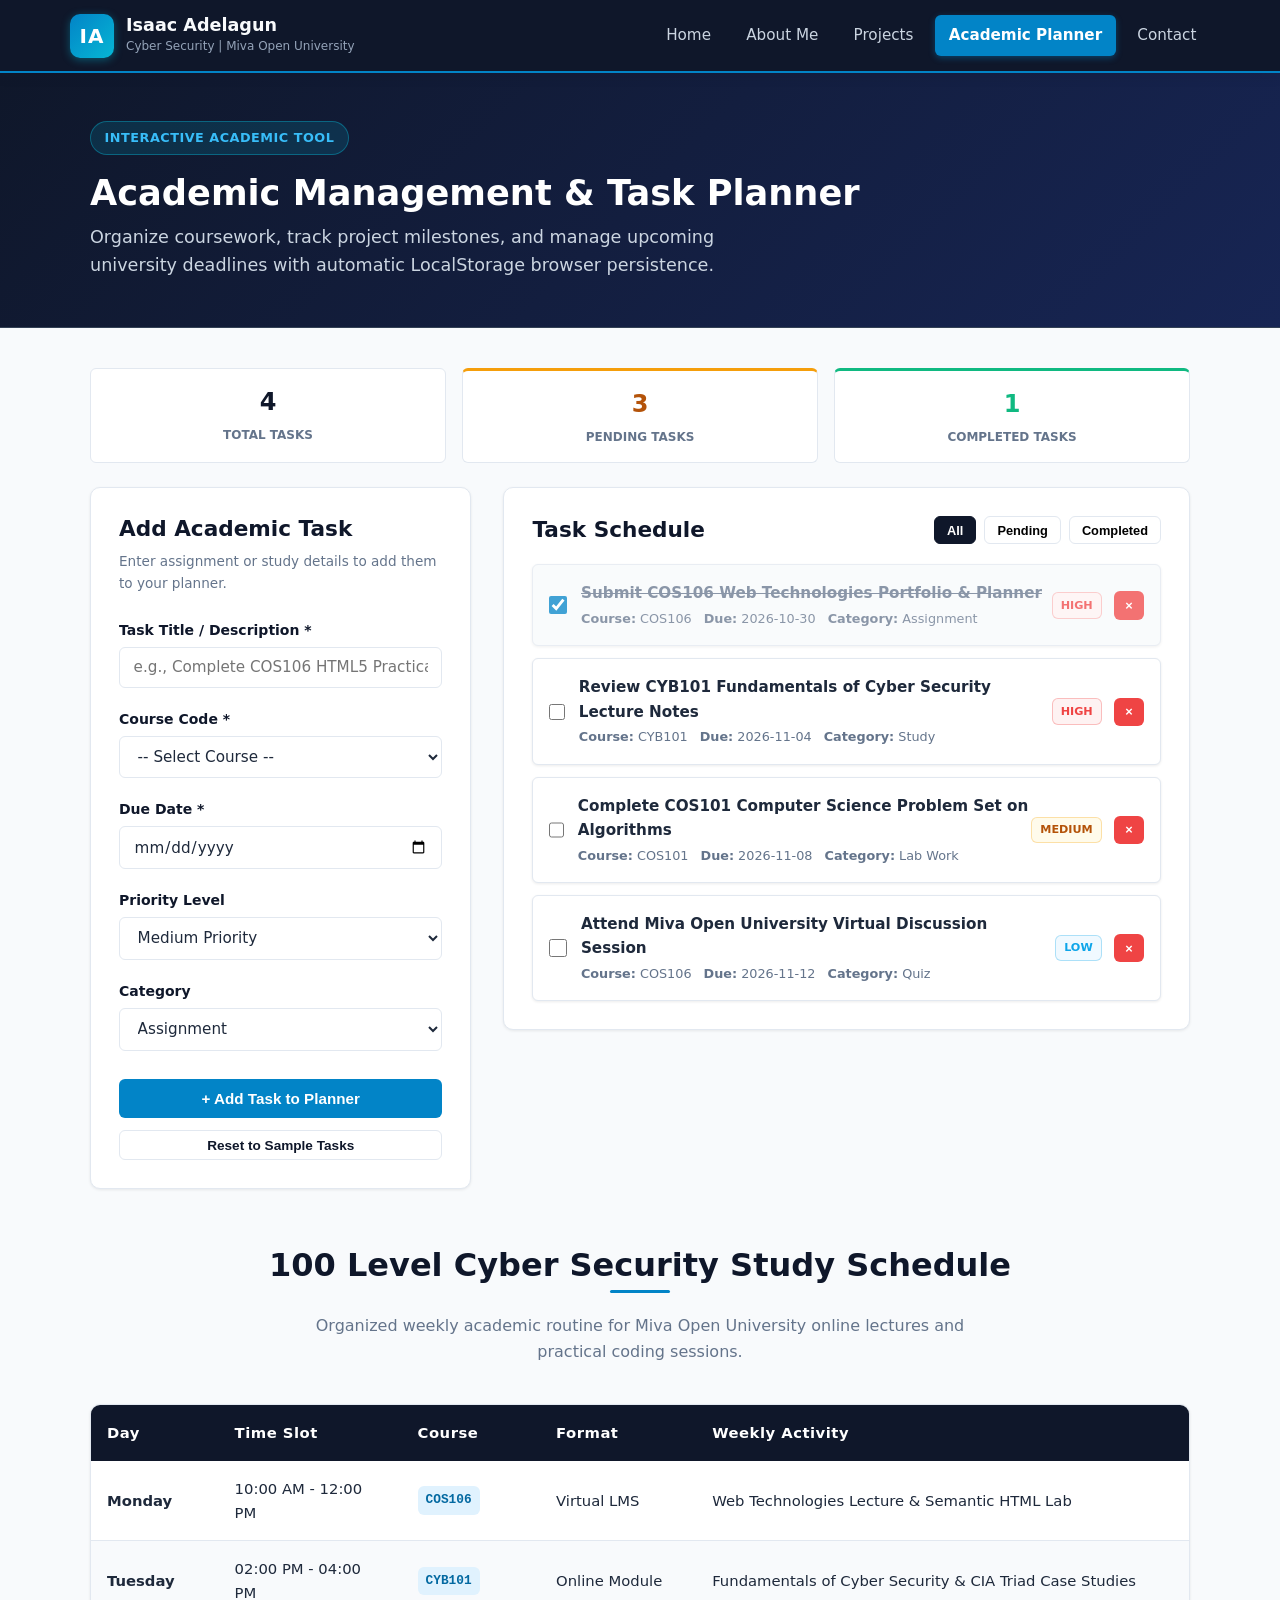
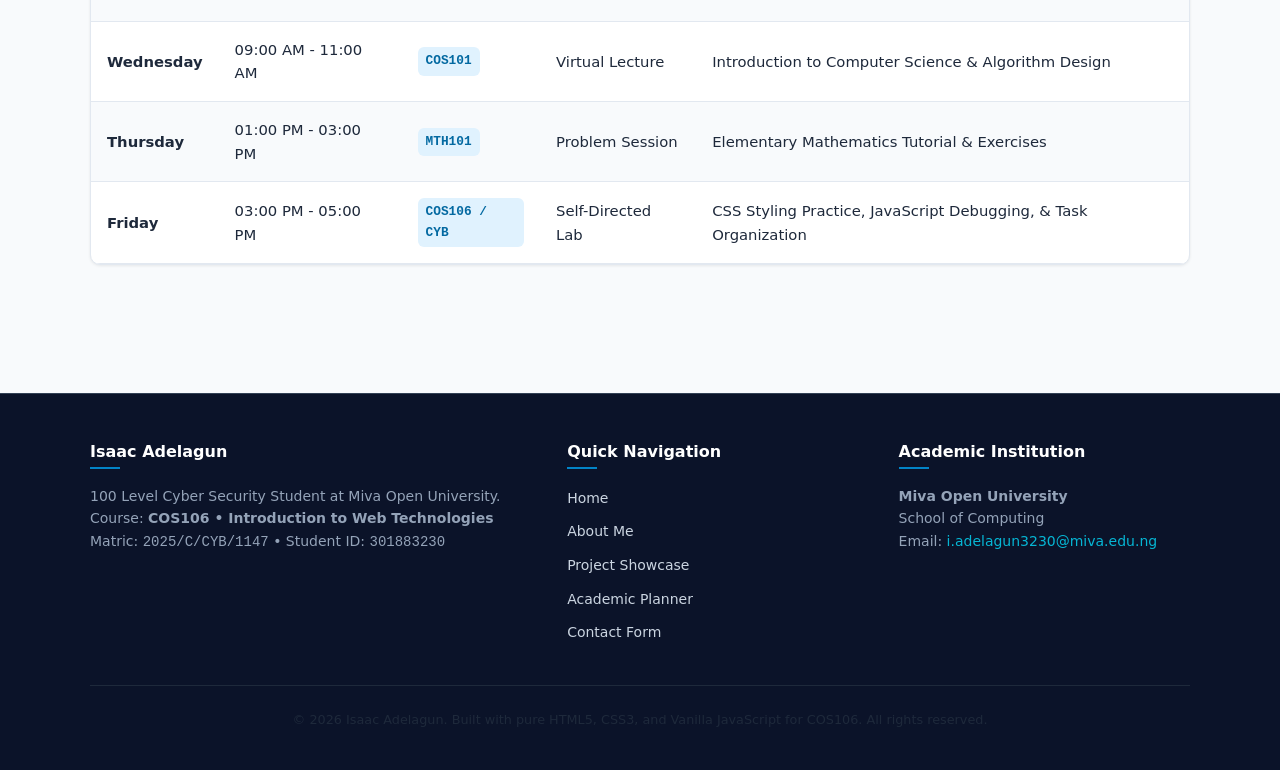
<file: planner.html>
<!DOCTYPE html>
<html lang="en">
<head>
  <!-- Metadata & Character Encoding -->
  <meta charset="UTF-8">
  <meta name="viewport" content="width=device-width, initial-scale=1.0">
  <meta name="description" content="Academic Management and Task Planner for Isaac Adelagun - COS106 Introduction to Web Technologies at Miva Open University">
  <meta name="author" content="Isaac Adelagun">
  <title>Academic Planner | Isaac Adelagun - COS106</title>
  
  <!-- External Centralized CSS -->
  <link rel="stylesheet" href="style.css">
  
  <!-- External Centralized JavaScript (Deferred) -->
  <script src="script.js" defer></script>
</head>
<body>

  <!-- SITE HEADER & NAVIGATION -->
  <header class="site-header">
    <div class="container navbar">
      <a href="index.html" class="brand" aria-label="Home page">
        <div class="brand-logo">IA</div>
        <div class="brand-text">
          <h1>Isaac Adelagun</h1>
          <p>Cyber Security | Miva Open University</p>
        </div>
      </a>

      <!-- Mobile Navigation Hamburger Toggle Button -->
      <button class="mobile-toggle" aria-label="Toggle navigation menu" aria-expanded="false">
        &#9776;
      </button>

      <!-- Main Navigation Menu -->
      <nav aria-label="Primary Navigation">
        <ul class="nav-menu">
          <li><a href="index.html" class="nav-link">Home</a></li>
          <li><a href="about.html" class="nav-link">About Me</a></li>
          <li><a href="projects.html" class="nav-link">Projects</a></li>
          <li><a href="planner.html" class="nav-link active">Academic Planner</a></li>
          <li><a href="contact.html" class="nav-link">Contact</a></li>
        </ul>
      </nav>
    </div>
  </header>

  <!-- PAGE HEADER BANNER -->
  <section class="page-banner">
    <div class="container">
      <span class="badge badge-cyber">Interactive Academic Tool</span>
      <h1>Academic Management &amp; Task Planner</h1>
      <p>
        Organize coursework, track project milestones, and manage upcoming university deadlines 
        with automatic LocalStorage browser persistence.
      </p>
    </div>
  </section>

  <!-- MAIN CONTENT AREA -->
  <main>
    <div class="container">
      
      <!-- PLANNER STATISTICS BAR -->
      <section class="planner-stats" aria-label="Task Status Summary">
        <div class="stat-box">
          <span class="count" id="total-tasks-count">0</span>
          <span class="desc">Total Tasks</span>
        </div>
        <div class="stat-box" style="border-top: 3px solid var(--warning);">
          <span class="count" id="pending-tasks-count" style="color: #b45309;">0</span>
          <span class="desc">Pending Tasks</span>
        </div>
        <div class="stat-box" style="border-top: 3px solid var(--success);">
          <span class="count" id="completed-tasks-count" style="color: var(--success);">0</span>
          <span class="desc">Completed Tasks</span>
        </div>
      </section>

      <!-- PLANNER MAIN TWO-COLUMN WORKSPACE -->
      <div class="planner-layout">
        
        <!-- COLUMN 1: ADD NEW TASK FORM -->
        <section class="planner-form-card" aria-label="Add New Task Form">
          <h2 style="font-size: 1.35rem; margin-bottom: 0.5rem;">Add Academic Task</h2>
          <p class="text-muted" style="font-size: 0.85rem; margin-bottom: 1.5rem;">
            Enter assignment or study details to add them to your planner.
          </p>

          <form id="task-form">
            <!-- Task Title -->
            <div class="form-group">
              <label for="task-title">Task Title / Description *</label>
              <input 
                type="text" 
                id="task-title" 
                class="form-control" 
                placeholder="e.g., Complete COS106 HTML5 Practical" 
                required
              >
            </div>

            <!-- Course Code Selection -->
            <div class="form-group">
              <label for="task-course">Course Code *</label>
              <select id="task-course" class="form-control" required>
                <option value="" disabled selected>-- Select Course --</option>
                <option value="COS106">COS106 - Introduction to Web Technologies</option>
                <option value="CYB101">CYB101 - Fundamentals of Cyber Security</option>
                <option value="COS101">COS101 - Introduction to Computer Science</option>
                <option value="MTH101">MTH101 - Elementary Mathematics I</option>
                <option value="GST101">GST101 - Use of English and Communication</option>
                <option value="GST103">GST103 - Nigerian Peoples and Culture</option>
                <option value="GENERAL">General Academic Study</option>
              </select>
            </div>

            <!-- Due Date -->
            <div class="form-group">
              <label for="task-date">Due Date *</label>
              <input type="date" id="task-date" class="form-control" required>
            </div>

            <!-- Priority Level -->
            <div class="form-group">
              <label for="task-priority">Priority Level</label>
              <select id="task-priority" class="form-control">
                <option value="Low">Low Priority</option>
                <option value="Medium" selected>Medium Priority</option>
                <option value="High">High Priority</option>
              </select>
            </div>

            <!-- Task Category -->
            <div class="form-group">
              <label for="task-category">Category</label>
              <select id="task-category" class="form-control">
                <option value="Assignment" selected>Assignment</option>
                <option value="Lab Work">Lab Work</option>
                <option value="Quiz">Continuous Assessment (Quiz)</option>
                <option value="Study">Self Study &amp; Review</option>
                <option value="Examination">Semester Examination</option>
              </select>
            </div>

            <!-- Action Buttons -->
            <button type="submit" class="btn btn-primary" style="width: 100%; margin-top: 0.5rem;">
              + Add Task to Planner
            </button>
            <button type="button" id="reset-tasks-btn" class="btn btn-outline-dark btn-sm" style="width: 100%; margin-top: 0.75rem;">
              Reset to Sample Tasks
            </button>
          </form>
        </section>

        <!-- COLUMN 2: TASK LIST & MANAGEMENT VIEW -->
        <section class="card" aria-label="Task Management List">
          <div class="planner-toolbar">
            <h2 style="font-size: 1.35rem; margin-bottom: 0;">Task Schedule</h2>
            
            <!-- Filter Tabs -->
            <div class="task-filter-group" aria-label="Filter tasks">
              <button class="task-filter-btn active" data-filter="all">All</button>
              <button class="task-filter-btn" data-filter="pending">Pending</button>
              <button class="task-filter-btn" data-filter="completed">Completed</button>
            </div>
          </div>

          <!-- Dynamic Tasks List Container -->
          <ul class="task-list" id="task-list" aria-live="polite">
            <!-- Injected dynamically by script.js -->
          </ul>
        </section>

      </div>

      <!-- WEEKLY STUDY TIMETABLE SECTION -->
      <section class="section">
        <div class="section-title">
          <h2>100 Level Cyber Security Study Schedule</h2>
          <p>Organized weekly academic routine for Miva Open University online lectures and practical coding sessions.</p>
        </div>

        <div class="table-responsive">
          <table>
            <thead>
              <tr>
                <th>Day</th>
                <th>Time Slot</th>
                <th>Course</th>
                <th>Format</th>
                <th>Weekly Activity</th>
              </tr>
            </thead>
            <tbody>
              <tr>
                <td><strong>Monday</strong></td>
                <td>10:00 AM - 12:00 PM</td>
                <td><span class="tag-highlight">COS106</span></td>
                <td>Virtual LMS</td>
                <td>Web Technologies Lecture &amp; Semantic HTML Lab</td>
              </tr>
              <tr>
                <td><strong>Tuesday</strong></td>
                <td>02:00 PM - 04:00 PM</td>
                <td><span class="tag-highlight">CYB101</span></td>
                <td>Online Module</td>
                <td>Fundamentals of Cyber Security &amp; CIA Triad Case Studies</td>
              </tr>
              <tr>
                <td><strong>Wednesday</strong></td>
                <td>09:00 AM - 11:00 AM</td>
                <td><span class="tag-highlight">COS101</span></td>
                <td>Virtual Lecture</td>
                <td>Introduction to Computer Science &amp; Algorithm Design</td>
              </tr>
              <tr>
                <td><strong>Thursday</strong></td>
                <td>01:00 PM - 03:00 PM</td>
                <td><span class="tag-highlight">MTH101</span></td>
                <td>Problem Session</td>
                <td>Elementary Mathematics Tutorial &amp; Exercises</td>
              </tr>
              <tr>
                <td><strong>Friday</strong></td>
                <td>03:00 PM - 05:00 PM</td>
                <td><span class="tag-highlight">COS106 / CYB</span></td>
                <td>Self-Directed Lab</td>
                <td>CSS Styling Practice, JavaScript Debugging, &amp; Task Organization</td>
              </tr>
            </tbody>
          </table>
        </div>
      </section>

    </div>
  </main>

  <!-- SITE FOOTER -->
  <footer class="site-footer">
    <div class="container">
      <div class="footer-grid">
        <div class="footer-col">
          <h4>Isaac Adelagun</h4>
          <p>
            100 Level Cyber Security Student at Miva Open University.<br>
            Course: <strong>COS106 &bull; Introduction to Web Technologies</strong><br>
            Matric: <code>2025/C/CYB/1147</code> &bull; Student ID: <code>301883230</code>
          </p>
        </div>

        <div class="footer-col">
          <h4>Quick Navigation</h4>
          <ul class="footer-links">
            <li><a href="index.html">Home</a></li>
            <li><a href="about.html">About Me</a></li>
            <li><a href="projects.html">Project Showcase</a></li>
            <li><a href="planner.html">Academic Planner</a></li>
            <li><a href="contact.html">Contact Form</a></li>
          </ul>
        </div>

        <div class="footer-col">
          <h4>Academic Institution</h4>
          <p>
            <strong>Miva Open University</strong><br>
            School of Computing<br>
            Email: <a href="mailto:i.adelagun3230@miva.edu.ng" style="color:var(--accent-cyan);">i.adelagun3230@miva.edu.ng</a>
          </p>
        </div>
      </div>

      <div class="footer-bottom">
        <p>
          &copy; <span id="current-year">2026</span> Isaac Adelagun. Built with pure HTML5, CSS3, and Vanilla JavaScript for COS106. All rights reserved.
        </p>
      </div>
    </div>
  </footer>

</body>
</html>
</file>
<file: style.css>
/* ==========================================================================
   COS106: Introduction to Web Technologies - Final Project Stylesheet
   Student: Isaac Adelagun | Matric: 2025/C/CYB/1147
   Programme: Cyber Security (100 Level) | Miva Open University
   Description: Clean, accessible, responsive CSS3 styling without frameworks.
   ========================================================================== */

/* --------------------------------------------------------------------------
   1. CSS VARIABLES (DESIGN TOKENS & COLOR PALETTE)
   -------------------------------------------------------------------------- */
:root {
  /* Brand & Theme Colors (Cyber Security Slate & Blue Palette) */
  --primary: #0f172a;        /* Deep slate navy */
  --primary-light: #1e293b;  /* Lighter slate for headers and cards */
  --accent: #0284c7;         /* Deep cyber blue */
  --accent-cyan: #06b6d4;    /* Tech cyan */
  --accent-hover: #0369a1;   /* Hover state for buttons */
  
  /* Background Colors */
  --bg-body: #f8fafc;        /* Off-white background */
  --bg-card: #ffffff;        /* Pure white for content containers */
  --bg-alt: #f1f5f9;         /* Very light grey for contrast sections */
  --bg-dark: #0b1329;        /* Hero & footer deep background */
  
  /* Text Colors */
  --text-main: #1e293b;      /* Primary dark reading text */
  --text-muted: #64748b;     /* Secondary grey text */
  --text-light: #f8fafc;     /* White/light text for dark sections */
  
  /* Semantic Status Colors */
  --success: #10b981;        /* Green for completed tasks and success alerts */
  --success-bg: #ecfdf5;
  --warning: #f59e0b;        /* Amber for medium priority */
  --warning-bg: #fffbeb;
  --danger: #ef4444;         /* Red for high priority and error alerts */
  --danger-bg: #fef2f2;
  --info: #0ea5e9;           /* Blue for general info */
  --info-bg: #f0f9ff;
  
  /* Borders, Shadows, and Spacing */
  --border-color: #e2e8f0;
  --border-dark: #334155;
  --radius-sm: 6px;
  --radius-md: 10px;
  --radius-lg: 16px;
  --radius-full: 9999px;
  
  --shadow-sm: 0 1px 3px rgba(0, 0, 0, 0.08);
  --shadow-md: 0 4px 12px rgba(15, 23, 42, 0.08);
  --shadow-lg: 0 10px 25px rgba(15, 23, 42, 0.12);
  
  --transition-fast: 0.2s ease;
  --transition-normal: 0.3s ease;
  
  /* Typography */
  --font-family: system-ui, -apple-system, BlinkMacSystemFont, "Segoe UI", Roboto, "Helvetica Neue", Arial, sans-serif;
  --font-code: "Courier New", Courier, monospace;
}

/* --------------------------------------------------------------------------
   2. GLOBAL RESET & BASE STYLES
   -------------------------------------------------------------------------- */
* {
  margin: 0;
  padding: 0;
  box-sizing: border-box;
}

html {
  scroll-behavior: smooth;
  font-size: 16px;
}

body {
  font-family: var(--font-family);
  background-color: var(--bg-body);
  color: var(--text-main);
  line-height: 1.6;
  min-height: 100vh;
  display: flex;
  flex-direction: column;
}

main {
  flex: 1 0 auto;
}

img, svg, video {
  max-width: 100%;
  height: auto;
  display: block;
}

a {
  color: var(--accent);
  text-decoration: none;
  transition: color var(--transition-fast);
}

a:hover {
  color: var(--accent-hover);
  text-decoration: underline;
}

ul, ol {
  padding-left: 1.25rem;
}

h1, h2, h3, h4, h5, h6 {
  color: var(--primary);
  line-height: 1.25;
  font-weight: 700;
  margin-bottom: 0.75rem;
}

h1 { font-size: 2.25rem; }
h2 { font-size: 1.75rem; }
h3 { font-size: 1.35rem; }
h4 { font-size: 1.15rem; }

p {
  margin-bottom: 1rem;
  color: var(--text-main);
}

.text-muted {
  color: var(--text-muted);
}

.container {
  width: 100%;
  max-width: 1140px;
  margin-left: auto;
  margin-right: auto;
  padding-left: 1.25rem;
  padding-right: 1.25rem;
}

/* --------------------------------------------------------------------------
   3. HEADER & NAVIGATION BAR
   -------------------------------------------------------------------------- */
.site-header {
  background-color: var(--primary);
  border-bottom: 2px solid var(--accent);
  position: sticky;
  top: 0;
  z-index: 1000;
  box-shadow: var(--shadow-md);
}

.navbar {
  display: flex;
  align-items: center;
  justify-content: space-between;
  padding: 0.85rem 0;
}

.brand {
  display: flex;
  align-items: center;
  gap: 0.75rem;
  color: var(--text-light);
  text-decoration: none;
}

.brand:hover {
  text-decoration: none;
}

.brand-logo {
  width: 44px;
  height: 44px;
  background: linear-gradient(135deg, var(--accent), var(--accent-cyan));
  color: #ffffff;
  border-radius: var(--radius-md);
  display: flex;
  align-items: center;
  justify-content: center;
  font-weight: 800;
  font-size: 1.25rem;
  letter-spacing: 1px;
  box-shadow: 0 2px 8px rgba(6, 182, 212, 0.4);
}

.brand-text h1 {
  font-size: 1.1rem;
  color: var(--text-light);
  margin-bottom: 0;
  font-weight: 700;
}

.brand-text p {
  font-size: 0.75rem;
  color: #94a3b8;
  margin-bottom: 0;
}

/* Nav Menu */
.nav-menu {
  display: flex;
  list-style: none;
  gap: 0.5rem;
  align-items: center;
  padding-left: 0;
}

.nav-link {
  color: #cbd5e1;
  font-weight: 500;
  font-size: 0.95rem;
  padding: 0.5rem 0.85rem;
  border-radius: var(--radius-sm);
  transition: all var(--transition-fast);
  text-decoration: none;
  display: inline-block;
}

.nav-link:hover {
  color: #ffffff;
  background-color: rgba(255, 255, 255, 0.1);
  text-decoration: none;
}

.nav-link.active {
  color: #ffffff;
  background-color: var(--accent);
  font-weight: 600;
  box-shadow: 0 2px 6px rgba(2, 132, 199, 0.4);
}

/* Mobile Hamburger Toggle */
.mobile-toggle {
  display: none;
  background: transparent;
  border: 1px solid #334155;
  border-radius: var(--radius-sm);
  color: #ffffff;
  font-size: 1.4rem;
  padding: 0.35rem 0.65rem;
  cursor: pointer;
  transition: background var(--transition-fast);
}

.mobile-toggle:hover {
  background-color: #1e293b;
}

/* --------------------------------------------------------------------------
   4. HERO SECTIONS & PAGE BANNERS
   -------------------------------------------------------------------------- */
.hero {
  background: linear-gradient(135deg, var(--primary) 0%, #0b1329 100%);
  color: var(--text-light);
  padding: 4rem 0;
  border-bottom: 1px solid var(--border-dark);
}

.hero-grid {
  display: grid;
  grid-template-columns: 1.2fr 0.8fr;
  gap: 3rem;
  align-items: center;
}

.hero-content h1 {
  color: #ffffff;
  font-size: 2.6rem;
  margin-bottom: 1rem;
}

.hero-content h1 span {
  color: var(--accent-cyan);
}

.hero-subtitle {
  font-size: 1.15rem;
  color: #cbd5e1;
  margin-bottom: 1.5rem;
  line-height: 1.7;
}

.badge {
  display: inline-block;
  padding: 0.35rem 0.85rem;
  border-radius: var(--radius-full);
  font-size: 0.8rem;
  font-weight: 700;
  text-transform: uppercase;
  letter-spacing: 0.5px;
  margin-bottom: 1rem;
}

.badge-cyber {
  background-color: rgba(6, 182, 212, 0.15);
  color: #38bdf8;
  border: 1px solid rgba(6, 182, 212, 0.4);
}

.badge-miva {
  background-color: rgba(16, 185, 129, 0.15);
  color: #34d399;
  border: 1px solid rgba(16, 185, 129, 0.4);
}

.hero-cta {
  display: flex;
  gap: 1rem;
  flex-wrap: wrap;
  margin-top: 1.5rem;
}

/* Student Quick Profile Card in Hero */
.student-card {
  background: rgba(30, 41, 59, 0.85);
  backdrop-filter: blur(8px);
  border: 1px solid #334155;
  border-radius: var(--radius-lg);
  padding: 2rem;
  box-shadow: var(--shadow-lg);
  text-align: center;
}

.profile-avatar-wrap {
  width: 140px;
  height: 140px;
  margin: 0 auto 1.25rem;
  border-radius: 50%;
  padding: 6px;
  background: linear-gradient(135deg, var(--accent-cyan), var(--accent));
  box-shadow: 0 4px 15px rgba(6, 182, 212, 0.3);
  overflow: hidden;
}

.profile-avatar-wrap img {
  width: 100%;
  height: 100%;
  border-radius: 50%;
  object-fit: cover;
  object-position: center top;
  display: block;
  background-color: #0f172a;
}

.student-avatar-inline {
  border-radius: 50%;
  object-fit: cover;
  object-position: center top;
  display: block;
  flex-shrink: 0;
  border: 2px solid var(--accent);
  box-shadow: 0 2px 8px rgba(6, 182, 212, 0.25);
  background-color: #0f172a;
}

.student-card h3 {
  color: #ffffff;
  margin-bottom: 0.25rem;
  font-size: 1.3rem;
}

.student-card .programme-tag {
  color: var(--accent-cyan);
  font-weight: 600;
  font-size: 0.95rem;
  margin-bottom: 1.25rem;
}

.student-meta-list {
  list-style: none;
  padding: 0;
  text-align: left;
  border-top: 1px solid #334155;
  padding-top: 1rem;
}

.student-meta-list li {
  display: flex;
  justify-content: space-between;
  padding: 0.4rem 0;
  font-size: 0.85rem;
  border-bottom: 1px dashed rgba(255, 255, 255, 0.1);
}

.student-meta-list li:last-child {
  border-bottom: none;
}

.student-meta-list .meta-label {
  color: #94a3b8;
  font-weight: 500;
}

.student-meta-list .meta-value {
  color: #ffffff;
  font-family: var(--font-code);
  font-weight: 600;
}

/* Page Header Banner (for Inner Pages) */
.page-banner {
  background: linear-gradient(135deg, var(--primary) 0%, #172554 100%);
  color: #ffffff;
  padding: 3rem 0;
  border-bottom: 1px solid var(--border-dark);
  margin-bottom: 2.5rem;
}

.page-banner h1 {
  color: #ffffff;
  font-size: 2.2rem;
  margin-bottom: 0.5rem;
}

.page-banner p {
  color: #cbd5e1;
  font-size: 1.1rem;
  margin-bottom: 0;
  max-width: 700px;
}

/* --------------------------------------------------------------------------
   5. BUTTONS & INTERACTIVE ELEMENTS
   -------------------------------------------------------------------------- */
.btn {
  display: inline-flex;
  align-items: center;
  justify-content: center;
  gap: 0.5rem;
  padding: 0.65rem 1.35rem;
  font-size: 0.95rem;
  font-weight: 600;
  border-radius: var(--radius-sm);
  cursor: pointer;
  border: 1px solid transparent;
  transition: all var(--transition-fast);
  text-decoration: none;
  text-align: center;
}

.btn:hover {
  text-decoration: none;
}

.btn-primary {
  background-color: var(--accent);
  color: #ffffff;
}

.btn-primary:hover {
  background-color: var(--accent-hover);
  color: #ffffff;
  transform: translateY(-2px);
  box-shadow: 0 4px 10px rgba(2, 132, 199, 0.35);
}

.btn-outline {
  background-color: transparent;
  color: #ffffff;
  border-color: #64748b;
}

.btn-outline:hover {
  background-color: rgba(255, 255, 255, 0.1);
  color: #ffffff;
  border-color: #ffffff;
}

.btn-outline-dark {
  background-color: transparent;
  color: var(--primary);
  border-color: var(--border-color);
}

.btn-outline-dark:hover {
  background-color: var(--bg-alt);
  border-color: var(--primary);
  color: var(--primary);
}

.btn-success {
  background-color: var(--success);
  color: #ffffff;
}

.btn-success:hover {
  background-color: #059669;
  color: #ffffff;
}

.btn-danger {
  background-color: var(--danger);
  color: #ffffff;
  padding: 0.35rem 0.65rem;
  font-size: 0.8rem;
}

.btn-danger:hover {
  background-color: #dc2626;
  color: #ffffff;
}

.btn-sm {
  padding: 0.4rem 0.8rem;
  font-size: 0.85rem;
}

/* --------------------------------------------------------------------------
   6. SECTIONS, GRIDS, & CONTENT CARDS
   -------------------------------------------------------------------------- */
.section {
  padding: 3.5rem 0;
}

.section-alt {
  background-color: var(--bg-alt);
  border-top: 1px solid var(--border-color);
  border-bottom: 1px solid var(--border-color);
}

.section-title {
  text-align: center;
  margin-bottom: 2.5rem;
}

.section-title h2 {
  font-size: 2rem;
  color: var(--primary);
  position: relative;
  display: inline-block;
  padding-bottom: 0.5rem;
}

.section-title h2::after {
  content: "";
  position: absolute;
  bottom: 0;
  left: 50%;
  transform: translateX(-50%);
  width: 60px;
  height: 3px;
  background-color: var(--accent);
  border-radius: var(--radius-full);
}

.section-title p {
  color: var(--text-muted);
  max-width: 650px;
  margin: 0.5rem auto 0;
}

/* Standard Grids */
.grid-2 {
  display: grid;
  grid-template-columns: repeat(2, 1fr);
  gap: 2rem;
}

.grid-3 {
  display: grid;
  grid-template-columns: repeat(3, 1fr);
  gap: 1.75rem;
}

.grid-4 {
  display: grid;
  grid-template-columns: repeat(4, 1fr);
  gap: 1.5rem;
}

/* General Card Design */
.card {
  background-color: var(--bg-card);
  border: 1px solid var(--border-color);
  border-radius: var(--radius-md);
  padding: 1.75rem;
  box-shadow: var(--shadow-sm);
  transition: all var(--transition-normal);
}

.card:hover {
  transform: translateY(-4px);
  box-shadow: var(--shadow-md);
  border-color: #cbd5e1;
}

.card-icon {
  width: 50px;
  height: 50px;
  background-color: var(--info-bg);
  color: var(--accent);
  border-radius: var(--radius-md);
  display: flex;
  align-items: center;
  justify-content: center;
  font-size: 1.5rem;
  margin-bottom: 1rem;
}

/* Stat Counter Cards */
.stat-card {
  background-color: var(--bg-card);
  border: 1px solid var(--border-color);
  border-radius: var(--radius-md);
  padding: 1.5rem;
  text-align: center;
  box-shadow: var(--shadow-sm);
}

.stat-number {
  font-size: 2.2rem;
  font-weight: 800;
  color: var(--accent);
  line-height: 1;
  margin-bottom: 0.35rem;
}

.stat-label {
  font-size: 0.85rem;
  color: var(--text-muted);
  font-weight: 600;
  text-transform: uppercase;
  letter-spacing: 0.5px;
}

/* --------------------------------------------------------------------------
   7. ABOUT PAGE SPECIFIC STYLES
   -------------------------------------------------------------------------- */
.profile-detail-card {
  background-color: var(--bg-card);
  border: 1px solid var(--border-color);
  border-radius: var(--radius-md);
  padding: 2rem;
  margin-bottom: 2rem;
}

.skills-list {
  display: grid;
  grid-template-columns: repeat(2, 1fr);
  gap: 1.25rem;
  margin-top: 1rem;
}

.skill-item {
  background-color: var(--bg-body);
  border: 1px solid var(--border-color);
  border-radius: var(--radius-sm);
  padding: 1rem;
}

.skill-header {
  display: flex;
  justify-content: space-between;
  margin-bottom: 0.5rem;
  font-weight: 600;
  font-size: 0.95rem;
}

.progress-bar-bg {
  width: 100%;
  height: 8px;
  background-color: #e2e8f0;
  border-radius: var(--radius-full);
  overflow: hidden;
}

.progress-bar-fill {
  height: 100%;
  background: linear-gradient(90deg, var(--accent), var(--accent-cyan));
  border-radius: var(--radius-full);
}

/* --------------------------------------------------------------------------
   8. TABLES (COURSE OUTLINE & SCHEDULE)
   -------------------------------------------------------------------------- */
.table-responsive {
  width: 100%;
  overflow-x: auto;
  border: 1px solid var(--border-color);
  border-radius: var(--radius-md);
  background-color: var(--bg-card);
  box-shadow: var(--shadow-sm);
  margin: 1.5rem 0;
}

table {
  width: 100%;
  border-collapse: collapse;
  text-align: left;
  font-size: 0.925rem;
}

thead {
  background-color: var(--primary);
  color: #ffffff;
}

th {
  padding: 1rem;
  font-weight: 600;
  letter-spacing: 0.5px;
}

td {
  padding: 1rem;
  border-bottom: 1px solid var(--border-color);
  color: var(--text-main);
}

tbody tr:nth-child(even) {
  background-color: #f8fafc;
}

tbody tr:hover {
  background-color: #f1f5f9;
}

.tag-highlight {
  display: inline-block;
  padding: 0.25rem 0.5rem;
  background-color: #e0f2fe;
  color: #0369a1;
  border-radius: var(--radius-sm);
  font-weight: 700;
  font-size: 0.8rem;
  font-family: var(--font-code);
}

/* --------------------------------------------------------------------------
   9. PROJECTS PAGE STYLES
   -------------------------------------------------------------------------- */
.filter-tabs {
  display: flex;
  justify-content: center;
  gap: 0.75rem;
  margin-bottom: 2.5rem;
  flex-wrap: wrap;
}

.filter-btn {
  padding: 0.5rem 1.25rem;
  border: 1px solid var(--border-color);
  background-color: var(--bg-card);
  color: var(--text-muted);
  border-radius: var(--radius-full);
  font-size: 0.9rem;
  font-weight: 600;
  cursor: pointer;
  transition: all var(--transition-fast);
}

.filter-btn:hover {
  border-color: var(--accent);
  color: var(--accent);
}

.filter-btn.active {
  background-color: var(--accent);
  color: #ffffff;
  border-color: var(--accent);
  box-shadow: 0 2px 8px rgba(2, 132, 199, 0.3);
}

.project-card {
  background-color: var(--bg-card);
  border: 1px solid var(--border-color);
  border-radius: var(--radius-md);
  overflow: hidden;
  box-shadow: var(--shadow-sm);
  display: flex;
  flex-direction: column;
  transition: all var(--transition-normal);
}

.project-card:hover {
  transform: translateY(-5px);
  box-shadow: var(--shadow-lg);
  border-color: #cbd5e1;
}

.project-image {
  width: 100%;
  height: 200px;
  background-color: #0f172a;
  overflow: hidden;
}

.project-image img {
  width: 100%;
  height: 100%;
  object-fit: cover;
  transition: transform var(--transition-normal);
}

.project-card:hover .project-image img {
  transform: scale(1.03);
}

.project-body {
  padding: 1.5rem;
  display: flex;
  flex-direction: column;
  flex-grow: 1;
}

.project-category {
  font-size: 0.75rem;
  text-transform: uppercase;
  color: var(--accent);
  font-weight: 700;
  letter-spacing: 0.5px;
  margin-bottom: 0.5rem;
}

.project-title {
  font-size: 1.25rem;
  margin-bottom: 0.5rem;
}

.project-description {
  font-size: 0.9rem;
  color: var(--text-muted);
  margin-bottom: 1.25rem;
  flex-grow: 1;
}

.project-tags {
  display: flex;
  flex-wrap: wrap;
  gap: 0.4rem;
  margin-bottom: 1.25rem;
}

.project-tag {
  background-color: var(--bg-alt);
  color: var(--text-muted);
  border: 1px solid var(--border-color);
  padding: 0.2rem 0.55rem;
  border-radius: var(--radius-sm);
  font-size: 0.75rem;
  font-weight: 500;
}

/* --------------------------------------------------------------------------
   10. ACADEMIC PLANNER PAGE STYLES
   -------------------------------------------------------------------------- */
.planner-layout {
  display: grid;
  grid-template-columns: 1fr 1.8fr;
  gap: 2rem;
  align-items: start;
}

.planner-form-card {
  background-color: var(--bg-card);
  border: 1px solid var(--border-color);
  border-radius: var(--radius-md);
  padding: 1.75rem;
  box-shadow: var(--shadow-sm);
}

.form-group {
  margin-bottom: 1.25rem;
}

.form-group label {
  display: block;
  font-weight: 600;
  font-size: 0.875rem;
  color: var(--primary);
  margin-bottom: 0.35rem;
}

.form-control {
  width: 100%;
  padding: 0.65rem 0.85rem;
  border: 1px solid var(--border-color);
  border-radius: var(--radius-sm);
  font-family: inherit;
  font-size: 0.95rem;
  background-color: #ffffff;
  color: var(--text-main);
  transition: border-color var(--transition-fast), box-shadow var(--transition-fast);
}

.form-control:focus {
  outline: none;
  border-color: var(--accent);
  box-shadow: 0 0 0 3px rgba(2, 132, 199, 0.15);
}

textarea.form-control {
  resize: vertical;
  min-height: 110px;
}

/* Planner Stats Summary */
.planner-stats {
  display: grid;
  grid-template-columns: repeat(3, 1fr);
  gap: 1rem;
  margin-bottom: 1.5rem;
}

.stat-box {
  background: var(--bg-card);
  border: 1px solid var(--border-color);
  border-radius: var(--radius-sm);
  padding: 0.85rem;
  text-align: center;
}

.stat-box .count {
  font-size: 1.5rem;
  font-weight: 800;
  color: var(--primary);
  display: block;
}

.stat-box .desc {
  font-size: 0.75rem;
  color: var(--text-muted);
  text-transform: uppercase;
  font-weight: 600;
}

/* Planner Controls & Task List */
.planner-toolbar {
  display: flex;
  justify-content: space-between;
  align-items: center;
  flex-wrap: wrap;
  gap: 0.75rem;
  margin-bottom: 1.25rem;
}

.task-filter-group {
  display: flex;
  gap: 0.5rem;
}

.task-filter-btn {
  padding: 0.35rem 0.75rem;
  border: 1px solid var(--border-color);
  background-color: var(--bg-card);
  font-size: 0.8rem;
  font-weight: 600;
  border-radius: var(--radius-sm);
  cursor: pointer;
}

.task-filter-btn.active {
  background-color: var(--primary);
  color: #ffffff;
  border-color: var(--primary);
}

.task-list {
  list-style: none;
  padding: 0;
  display: flex;
  flex-direction: column;
  gap: 0.75rem;
}

.task-item {
  background-color: var(--bg-card);
  border: 1px solid var(--border-color);
  border-radius: var(--radius-sm);
  padding: 1rem;
  display: flex;
  align-items: center;
  justify-content: space-between;
  box-shadow: var(--shadow-sm);
  transition: all var(--transition-fast);
}

.task-item:hover {
  border-color: #cbd5e1;
}

.task-item.completed {
  background-color: #f8fafc;
  border-color: #e2e8f0;
  opacity: 0.75;
}

.task-item.completed .task-title-text {
  text-decoration: line-through;
  color: var(--text-muted);
}

.task-left {
  display: flex;
  align-items: center;
  gap: 0.85rem;
  flex-grow: 1;
}

.task-checkbox {
  width: 18px;
  height: 18px;
  cursor: pointer;
  accent-color: var(--accent);
}

.task-details {
  display: flex;
  flex-direction: column;
}

.task-title-text {
  font-weight: 600;
  font-size: 0.95rem;
  color: var(--text-main);
}

.task-sub-meta {
  font-size: 0.8rem;
  color: var(--text-muted);
  display: flex;
  gap: 0.75rem;
  margin-top: 0.2rem;
}

.priority-badge {
  display: inline-block;
  font-size: 0.7rem;
  font-weight: 700;
  padding: 0.2rem 0.5rem;
  border-radius: var(--radius-sm);
  text-transform: uppercase;
}

.priority-high {
  background-color: var(--danger-bg);
  color: var(--danger);
  border: 1px solid rgba(239, 68, 68, 0.3);
}

.priority-medium {
  background-color: var(--warning-bg);
  color: #b45309;
  border: 1px solid rgba(245, 158, 11, 0.3);
}

.priority-low {
  background-color: var(--info-bg);
  color: var(--info);
  border: 1px solid rgba(14, 165, 233, 0.3);
}

.task-empty-state {
  text-align: center;
  padding: 3rem 1.5rem;
  background-color: var(--bg-card);
  border: 2px dashed var(--border-color);
  border-radius: var(--radius-md);
  color: var(--text-muted);
}

/* --------------------------------------------------------------------------
   11. CONTACT PAGE STYLES & FEEDBACK ALERTS
   -------------------------------------------------------------------------- */
.contact-layout {
  display: grid;
  grid-template-columns: 1fr 1.4fr;
  gap: 2.5rem;
  align-items: start;
}

.contact-info-card {
  background-color: var(--bg-card);
  border: 1px solid var(--border-color);
  border-radius: var(--radius-md);
  padding: 2rem;
  box-shadow: var(--shadow-sm);
}

.contact-method {
  display: flex;
  gap: 1rem;
  margin-bottom: 1.5rem;
}

.contact-icon {
  width: 44px;
  height: 44px;
  border-radius: var(--radius-sm);
  background-color: #e0f2fe;
  color: var(--accent);
  display: flex;
  align-items: center;
  justify-content: center;
  font-size: 1.25rem;
  flex-shrink: 0;
}

.contact-method-text h4 {
  font-size: 0.95rem;
  margin-bottom: 0.2rem;
}

.contact-method-text p {
  font-size: 0.875rem;
  color: var(--text-muted);
  margin-bottom: 0;
}

.contact-form-card {
  background-color: var(--bg-card);
  border: 1px solid var(--border-color);
  border-radius: var(--radius-md);
  padding: 2rem;
  box-shadow: var(--shadow-sm);
}

/* Alert notifications */
.alert {
  padding: 1rem 1.25rem;
  border-radius: var(--radius-sm);
  margin-bottom: 1.5rem;
  font-size: 0.9rem;
  display: none;
}

.alert-success {
  background-color: var(--success-bg);
  color: #065f46;
  border: 1px solid #a7f3d0;
}

.alert-error {
  background-color: var(--danger-bg);
  color: #991b1b;
  border: 1px solid #fecaca;
}

.error-message {
  color: var(--danger);
  font-size: 0.8rem;
  margin-top: 0.25rem;
  display: none;
}

.is-invalid {
  border-color: var(--danger) !important;
  background-color: #fffbfa;
}

/* --------------------------------------------------------------------------
   12. FOOTER
   -------------------------------------------------------------------------- */
.site-footer {
  background-color: var(--bg-dark);
  color: #94a3b8;
  padding: 3rem 0 1.5rem;
  border-top: 1px solid var(--border-dark);
  margin-top: 3rem;
}

.footer-grid {
  display: grid;
  grid-template-columns: 1.5fr 1fr 1fr;
  gap: 2.5rem;
  margin-bottom: 2rem;
}

.footer-col h4 {
  color: #ffffff;
  font-size: 1rem;
  margin-bottom: 1rem;
  position: relative;
  padding-bottom: 0.4rem;
}

.footer-col h4::after {
  content: "";
  position: absolute;
  bottom: 0;
  left: 0;
  width: 30px;
  height: 2px;
  background-color: var(--accent);
}

.footer-col p {
  color: #94a3b8;
  font-size: 0.875rem;
  line-height: 1.6;
}

.footer-links {
  list-style: none;
  padding: 0;
}

.footer-links li {
  margin-bottom: 0.5rem;
}

.footer-links a {
  color: #cbd5e1;
  font-size: 0.875rem;
}

.footer-links a:hover {
  color: var(--accent-cyan);
}

.footer-bottom {
  text-align: center;
  border-top: 1px solid #1e293b;
  padding-top: 1.5rem;
  font-size: 0.8rem;
  color: #64748b;
}

/* --------------------------------------------------------------------------
   13. RESPONSIVE DESIGN (MEDIA QUERIES)
   -------------------------------------------------------------------------- */
@media (max-width: 992px) {
  .hero-grid {
    grid-template-columns: 1fr;
    gap: 2.5rem;
  }
  
  .grid-4 {
    grid-template-columns: repeat(2, 1fr);
  }
  
  .grid-3 {
    grid-template-columns: repeat(2, 1fr);
  }
  
  .planner-layout,
  .contact-layout {
    grid-template-columns: 1fr;
  }
  
  .footer-grid {
    grid-template-columns: 1fr 1fr;
  }
}

@media (max-width: 768px) {
  h1 { font-size: 1.85rem; }
  h2 { font-size: 1.5rem; }
  
  .mobile-toggle {
    display: block;
  }
  
  .nav-menu {
    display: none;
    flex-direction: column;
    position: absolute;
    top: 100%;
    left: 0;
    width: 100%;
    background-color: var(--primary);
    border-bottom: 2px solid var(--accent);
    padding: 1rem 1.25rem;
    box-shadow: var(--shadow-lg);
  }
  
  .nav-menu.open {
    display: flex;
  }
  
  .nav-link {
    width: 100%;
    padding: 0.75rem 1rem;
  }
  
  .grid-2,
  .grid-3,
  .grid-4 {
    grid-template-columns: 1fr;
  }
  
  .skills-list {
    grid-template-columns: 1fr;
  }
  
  .planner-stats {
    grid-template-columns: 1fr;
  }
  
  .footer-grid {
    grid-template-columns: 1fr;
  }
}
</file>
